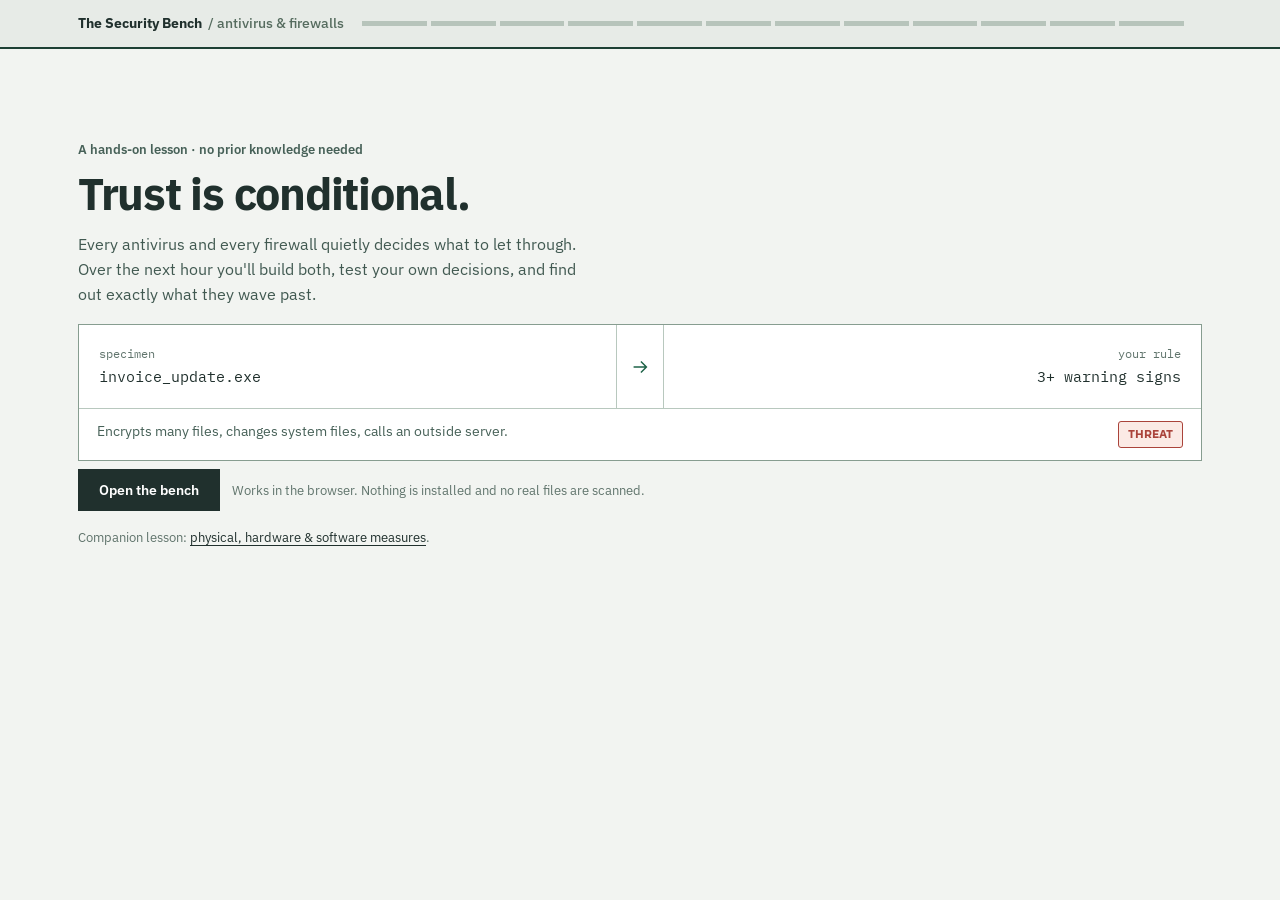
<file: index.html>
<!DOCTYPE html>
<html lang="en">
<head>
<meta charset="utf-8">
<meta name="viewport" content="width=device-width, initial-scale=1, viewport-fit=cover">
<title>The Security Bench — how antivirus and firewalls actually decide</title>
<link rel="preconnect" href="https://fonts.googleapis.com">
<link rel="preconnect" href="https://fonts.gstatic.com" crossorigin>
<link href="https://fonts.googleapis.com/css2?family=IBM+Plex+Mono:wght@400;500;600&family=IBM+Plex+Sans:wght@400;500;600;700&family=IBM+Plex+Serif:ital,wght@0,400;0,500;1,400&display=swap" rel="stylesheet">
<style>
  :root{
    color-scheme: light;
    --paper:#EFF0EA;
    --bench:#E4E6DD;
    --panel:#F6F6F1;
    --ink:#18233A;
    --ink-soft:#55606F;
    --ink-faint:#8A93A0;
    --allow:#2F6B4F;
    --allow-wash:#E2ECE4;
    --block:#9E3B2A;
    --block-wash:#F0E1DC;
    --amber:#C8891C;
    --amber-wash:#F4E9CF;
    --rule:#CDCDC0;
    --rule-firm:#B4B6A8;
    --sans:"IBM Plex Sans",system-ui,-apple-system,"Segoe UI",sans-serif;
    --serif:"IBM Plex Serif",Georgia,"Times New Roman",serif;
    --mono:"IBM Plex Mono",ui-monospace,"SFMono-Regular",Menlo,monospace;
    --maxw:960px;
  }
  *{box-sizing:border-box}
  html{-webkit-text-size-adjust:100%; padding-top:env(safe-area-inset-top,0px); padding-bottom:env(safe-area-inset-bottom,0px)}
  body{
    margin:0; background:var(--paper); color:var(--ink);
    font-family:var(--sans); font-size:17px; line-height:1.5;
    -webkit-font-smoothing:antialiased;
  }
  .wrap{max-width:var(--maxw); margin:0 auto; padding:0 24px}
  p{margin:0 0 1em}
  .lede, .teach p, .teach li{font-family:var(--serif); font-size:1.075rem; line-height:1.62; color:#20293d}
  .teach{max-width:64ch}
  .teach h3{margin:1.4em 0 .4em}
  .teach ul{margin:0 0 1em; padding-left:1.1em}
  .teach li{margin:.2em 0}
  mark{background:var(--amber-wash); color:inherit; padding:.02em .18em; border-radius:1px}
  code,.mono{font-family:var(--mono); font-size:.92em}

  /* ---------- top bar / progress spine ---------- */
  header.bar{
    position:sticky; top:0; z-index:20; background:rgba(239,240,234,.9);
    backdrop-filter:saturate(1.1) blur(6px); border-bottom:1px solid var(--rule);
    padding-top:env(safe-area-inset-top,0px);
  }
  body::before{content:""; position:fixed; inset:0 0 auto; height:env(safe-area-inset-top,0px); background:var(--paper); z-index:30}
  .bar-inner{max-width:var(--maxw); margin:0 auto; padding:10px 24px; display:flex; align-items:center; gap:18px}
  .brand{font-weight:700; letter-spacing:-.01em; font-size:.98rem; white-space:nowrap}
  .brand b{color:var(--ink)}
  .brand span{color:var(--ink-faint); font-weight:500}
  .spine{display:flex; gap:4px; flex:1; min-width:0; overflow:hidden}
  .spine .seg{flex:1; height:4px; background:var(--rule-firm); border-radius:2px; opacity:.5}
  .spine .seg.on{opacity:1; background:var(--ink)}
  .spine .seg.part-av.on{background:var(--allow)}
  .spine .seg.part-fw.on{background:var(--ink)}
  .stepno{font-family:var(--mono); font-size:.8rem; color:var(--ink-soft); white-space:nowrap}

  /* ---------- screens ---------- */
  main{padding:40px 0 120px}
  .screen{display:none; animation:fade .32s ease both}
  .screen.active{display:block}
  @keyframes fade{from{opacity:0; transform:translateY(6px)} to{opacity:1; transform:none}}
  @media (prefers-reduced-motion:reduce){.screen{animation:none} @keyframes fade{}}

  .kicker{font-family:var(--mono); font-size:.82rem; color:var(--ink-soft); margin-bottom:.5rem}
  .kicker b{color:var(--allow); font-weight:600}
  .kicker.fw b{color:var(--ink)}
  h1{font-size:clamp(2.1rem,5vw,3.2rem); line-height:1.04; letter-spacing:-.02em; font-weight:700; margin:.1em 0 .3em}
  h2{font-size:clamp(1.5rem,3.4vw,2.1rem); line-height:1.1; letter-spacing:-.015em; margin:.1em 0 .5em}
  h3{font-size:1.12rem; letter-spacing:-.01em; margin:0 0 .3em}

  /* ---------- cover ---------- */
  .cover{min-height:min(76vh,640px); display:flex; flex-direction:column; justify-content:center}
  .cover h1{max-width:16ch}
  .cover .q{color:var(--ink)}
  .cover .lede{max-width:52ch; color:var(--ink-soft); font-style:italic}
  .demo{margin:30px 0 34px; border:1px solid var(--rule-firm); background:var(--panel); border-radius:3px; overflow:hidden; max-width:560px}
  .demo-row{display:grid; grid-template-columns:1fr auto 1fr; align-items:center; gap:0}
  .demo-cell{padding:16px 18px}
  .demo-cell.spec{border-right:1px solid var(--rule)}
  .demo-cell.inst{border-left:1px solid var(--rule); text-align:right}
  .demo-gate{width:46px; display:flex; align-items:center; justify-content:center; align-self:stretch; color:var(--ink-faint)}
  .demo small{display:block; color:var(--ink-faint); font-family:var(--mono); font-size:.72rem; margin-bottom:3px}
  .demo .val{font-family:var(--mono); font-size:.95rem; color:var(--ink)}
  .demo-foot{border-top:1px solid var(--rule); padding:12px 18px; display:flex; align-items:center; justify-content:space-between; background:#fff}
  .demo-foot .lab{font-size:.85rem; color:var(--ink-soft)}

  /* ---------- buttons ---------- */
  .btn{font-family:var(--sans); font-weight:600; font-size:1rem; border:1px solid var(--ink); background:var(--ink); color:#fff;
    padding:11px 20px; border-radius:3px; cursor:pointer; transition:background .15s,transform .04s}
  .btn:hover{background:#0f1830}
  .btn:active{transform:translateY(1px)}
  .btn.ghost{background:transparent; color:var(--ink)}
  .btn.ghost:hover{background:#e3e4dc}
  .btn.small{padding:7px 13px; font-size:.9rem}
  .btn:disabled{opacity:.4; cursor:not-allowed}
  .btn:focus-visible,a:focus-visible,select:focus-visible,input:focus-visible,[tabindex]:focus-visible{outline:2.5px solid var(--amber); outline-offset:2px}
  .nav{display:flex; align-items:center; gap:12px; margin-top:40px; padding-top:22px; border-top:1px solid var(--rule)}
  .nav .spacer{flex:1}
  .link{background:none; border:none; color:var(--ink-soft); font-family:var(--sans); font-size:.92rem; cursor:pointer; text-decoration:underline; text-underline-offset:3px; padding:6px}
  .link:hover{color:var(--ink)}
  a{color:var(--ink); text-decoration:underline; text-underline-offset:3px}
  a:hover{color:var(--allow)}

  /* ---------- bench layout ---------- */
  .bench{display:grid; grid-template-columns:1fr 1fr; gap:18px; margin:22px 0; align-items:start}
  @media(max-width:760px){.bench{grid-template-columns:1fr}}
  .panel{background:var(--panel); border:1px solid var(--rule-firm); border-radius:3px}
  .panel.inset{background:var(--bench)}
  .panel-h{padding:11px 16px; border-bottom:1px solid var(--rule); font-size:.82rem; color:var(--ink-soft); display:flex; justify-content:space-between; align-items:center}
  .panel-h .tag{font-family:var(--mono); font-size:.74rem; color:var(--ink-faint)}
  .panel-b{padding:16px}

  /* ---------- specimen (file) cards ---------- */
  .spec-list{display:flex; flex-direction:column; gap:10px}
  .file{border:1px solid var(--rule); border-left:3px solid var(--rule-firm); border-radius:2px; background:#fff; padding:11px 13px}
  .file .fname{font-family:var(--mono); font-size:.9rem; font-weight:500; word-break:break-all}
  .file .props{margin-top:7px; display:flex; flex-wrap:wrap; gap:5px}
  .prop{font-size:.76rem; background:var(--bench); border:1px solid var(--rule); color:var(--ink-soft); padding:2px 7px; border-radius:10px}
  .prop.sig{font-family:var(--mono); background:#fff}
  .file .verdict-line{margin-top:9px; padding-top:9px; border-top:1px dashed var(--rule); font-size:.84rem; display:none}
  .file.scored .verdict-line{display:block}
  .file.r-tp{border-left-color:var(--allow)}
  .file.r-tn{border-left-color:var(--allow)}
  .file.r-fn{border-left-color:var(--block)}
  .file.r-fp{border-left-color:var(--amber)}
  .outcome{font-weight:600; font-family:var(--mono); font-size:.78rem; letter-spacing:.02em}
  .outcome.ok{color:var(--allow)}
  .outcome.bad{color:var(--block)}
  .outcome.warn{color:var(--amber)}
  .vreason{color:var(--ink-soft); margin-top:3px; font-family:var(--serif); font-size:.92rem}

  /* ---------- stamp ---------- */
  .stamp{display:inline-block; font-family:var(--sans); font-weight:700; font-size:.76rem; letter-spacing:.09em;
    text-transform:uppercase; padding:3px 9px; border:2px solid currentColor; border-radius:3px; transform:rotate(-1.5deg)}
  .stamp.clean,.stamp.allow{color:var(--allow)}
  .stamp.threat,.stamp.block{color:var(--block)}
  .stamp.neutral{color:var(--ink-faint)}

  /* ---------- instrument controls ---------- */
  .ctl{margin-bottom:16px}
  .ctl:last-child{margin-bottom:0}
  .ctl label.h{display:block; font-weight:600; font-size:.92rem; margin-bottom:4px}
  .ctl .hint{font-size:.84rem; color:var(--ink-soft); margin-bottom:8px; font-family:var(--serif)}
  .toggle-list{display:flex; flex-direction:column; gap:6px}
  .tog{display:flex; align-items:flex-start; gap:9px; padding:8px 10px; border:1px solid var(--rule); border-radius:2px; background:#fff; cursor:pointer}
  .tog:hover{border-color:var(--rule-firm)}
  .tog input{margin-top:3px; accent-color:var(--ink); width:16px; height:16px; flex:none}
  .tog .t-main{font-size:.9rem}
  .tog .t-sub{font-size:.78rem; color:var(--ink-faint)}
  .tog.sel{background:var(--amber-wash); border-color:var(--amber)}
  .sliderbox{display:flex; align-items:center; gap:12px}
  input[type=range]{flex:1; accent-color:var(--ink)}
  .thresh-val{font-family:var(--mono); font-weight:600; font-size:1.3rem; min-width:1.6em; text-align:center}
  .switch{display:inline-flex; align-items:center; gap:8px; cursor:pointer; font-size:.9rem}
  .switch input{width:16px;height:16px; accent-color:var(--ink)}

  /* ---------- metrics readout ---------- */
  .readout{display:grid; grid-template-columns:repeat(4,1fr); gap:1px; background:var(--rule); border:1px solid var(--rule-firm); border-radius:3px; overflow:hidden; margin:18px 0}
  @media(max-width:620px){.readout{grid-template-columns:repeat(2,1fr)}}
  .metric{background:var(--panel); padding:13px 14px}
  .metric .n{font-family:var(--mono); font-size:1.5rem; font-weight:600; line-height:1}
  .metric .l{font-size:.76rem; color:var(--ink-soft); margin-top:5px}
  .metric.good .n{color:var(--allow)}
  .metric.bad .n{color:var(--block)}

  /* ---------- quiz check ---------- */
  .check{border:1px solid var(--rule-firm); border-radius:3px; background:var(--panel); padding:16px 18px; margin:22px 0; max-width:64ch}
  .check .cq{font-weight:600; margin-bottom:11px}
  .opt{display:block; width:100%; text-align:left; border:1px solid var(--rule); background:#fff; border-radius:2px; padding:10px 13px;
    margin-bottom:8px; cursor:pointer; font-family:var(--sans); font-size:.95rem; color:var(--ink); transition:border-color .12s}
  .opt:hover{border-color:var(--rule-firm)}
  .opt.correct{border-color:var(--allow); background:var(--allow-wash)}
  .opt.wrong{border-color:var(--block); background:var(--block-wash)}
  .opt:disabled{cursor:default}
  .cfx{font-size:.9rem; font-family:var(--serif); margin-top:6px; display:none}
  .cfx.show{display:block}
  .cfx.ok{color:var(--allow)}
  .cfx.no{color:var(--block)}

  /* ---------- firewall workbench ---------- */
  .fieldcards{display:grid; grid-template-columns:repeat(2,1fr); gap:12px; margin:18px 0}
  @media(max-width:620px){.fieldcards{grid-template-columns:1fr}}
  .fcard{border:1px solid var(--rule-firm); border-radius:3px; background:var(--panel); padding:14px; cursor:pointer}
  .fcard:hover{background:#fff}
  .fcard .port{font-family:var(--mono); font-size:1.15rem; font-weight:600}
  .fcard .svc{font-weight:600; margin:2px 0}
  .fcard .desc{font-size:.84rem; color:var(--ink-soft); font-family:var(--serif); display:none}
  .fcard.open .desc{display:block; margin-top:6px}

  .rulebuilder{display:flex; gap:8px; flex-wrap:wrap; align-items:center; margin-bottom:12px}
  select{font-family:var(--sans); font-size:.9rem; padding:8px 10px; border:1px solid var(--rule-firm); border-radius:2px; background:#fff; color:var(--ink)}
  .rules{border:1px solid var(--rule-firm); border-radius:3px; overflow:hidden; margin:10px 0}
  .rrow{display:grid; grid-template-columns:28px 1fr auto; gap:0; align-items:center; border-bottom:1px solid var(--rule); background:#fff}
  .rrow:last-child{border-bottom:none}
  .rrow .ri{font-family:var(--mono); font-size:.8rem; color:var(--ink-faint); text-align:center; padding:10px 0; background:var(--bench); align-self:stretch; display:flex; align-items:center; justify-content:center}
  .rrow .rtxt{padding:9px 12px; font-size:.88rem}
  .rrow .rtxt .mono{color:var(--ink-soft)}
  .rrow .ract{padding:0 10px; display:flex; gap:4px}
  .rrow.deny .rtag{color:var(--block)}
  .rrow.allow .rtag{color:var(--allow)}
  .rtag{font-family:var(--mono); font-size:.75rem; font-weight:600}
  .default-rule{background:var(--bench); color:var(--ink-soft); font-size:.84rem; padding:9px 12px; font-style:italic; font-family:var(--serif)}
  .iconbtn{border:1px solid var(--rule); background:#fff; border-radius:2px; width:26px; height:26px; cursor:pointer; color:var(--ink-soft); font-size:.9rem; line-height:1; padding:0}
  .iconbtn:hover{border-color:var(--rule-firm); color:var(--ink)}

  .traffic{display:flex; flex-direction:column; gap:8px; margin-top:6px}
  .pkt{border:1px solid var(--rule); border-left:3px solid var(--rule-firm); border-radius:2px; background:#fff; padding:10px 12px; font-size:.88rem}
  .pkt .pwhat{font-weight:500}
  .pkt .pmeta{font-family:var(--mono); font-size:.78rem; color:var(--ink-soft); margin-top:2px}
  .pkt .pres{margin-top:7px; padding-top:7px; border-top:1px dashed var(--rule); font-size:.82rem; display:none}
  .pkt.scored .pres{display:block}
  .pkt.p-ok{border-left-color:var(--allow)}
  .pkt.p-bad{border-left-color:var(--block)}
  .pkt.p-note{border-left-color:var(--amber)}

  /* ---------- callout ---------- */
  .callout{border-left:3px solid var(--amber); background:var(--amber-wash); padding:13px 16px; border-radius:0 3px 3px 0; margin:20px 0; max-width:64ch}
  .callout .ch{font-weight:600; font-size:.88rem; margin-bottom:3px}
  .callout p{margin:0; font-family:var(--serif); font-size:.95rem; color:#3a3326}
  .note{font-size:.84rem; color:var(--ink-faint); font-family:var(--serif); font-style:italic}

  /* ---------- evaluation ---------- */
  .evalgrid{display:grid; grid-template-columns:1fr 1fr; gap:18px; margin:22px 0}
  @media(max-width:700px){.evalgrid{grid-template-columns:1fr}}
  table.sum{width:100%; border-collapse:collapse; font-size:.9rem; margin:8px 0}
  table.sum th,table.sum td{text-align:left; padding:8px 10px; border-bottom:1px solid var(--rule)}
  table.sum th{font-size:.76rem; color:var(--ink-soft); font-weight:600}
  table.sum td.v{font-family:var(--mono)}
  .examq{border:1px solid var(--ink); border-radius:3px; padding:18px 20px; margin:22px 0; background:var(--panel)}
  .examq .marks{font-family:var(--mono); font-size:.8rem; color:var(--block); float:right}
  .examq h3{margin-bottom:8px}
  .examq .qtext{font-family:var(--serif); font-size:1.08rem; line-height:1.55}
  .scaffold{font-size:.9rem; color:var(--ink-soft)}
  .scaffold li{margin:.3em 0}
  textarea.copybox{width:100%; min-height:150px; font-family:var(--mono); font-size:.8rem; border:1px solid var(--rule-firm); border-radius:3px; padding:12px; background:#fff; color:var(--ink); resize:vertical; line-height:1.5}

  .pill{display:inline-block; font-size:.74rem; font-family:var(--mono); color:var(--ink-soft); border:1px solid var(--rule-firm); border-radius:10px; padding:1px 8px; margin-left:8px; vertical-align:middle}
  .toasthint{font-size:.85rem; color:var(--ink-faint); margin-top:10px; font-family:var(--serif); font-style:italic; min-height:1.2em}
  .teachinghead{display:flex; align-items:baseline; gap:12px; flex-wrap:wrap}
  hr.soft{border:none; border-top:1px solid var(--rule); margin:26px 0}
  .legend{display:flex; gap:16px; flex-wrap:wrap; font-size:.78rem; color:var(--ink-soft); margin-top:10px}
  .legend b{font-weight:600}
  .swatch{display:inline-block; width:10px; height:10px; border-radius:2px; vertical-align:middle; margin-right:4px}

  /* ---------- custom diagrams ---------- */
  .diagram{width:100%; height:auto; display:block; margin:8px 0 4px; max-width:640px}
  .dgm-box{fill:#fff; stroke:var(--rule-firm); stroke-width:1.5}
  .dgm-gate{fill:var(--bench); stroke:var(--ink); stroke-width:1.5}
  .dgm-brick{stroke:var(--rule-firm); stroke-width:1}
  .dgm-cap{font-family:var(--mono); font-size:11px; fill:var(--ink-soft)}
  .dgm-mini{font-family:var(--mono); font-size:11px; fill:var(--ink-soft)}
  .dgm-allow{stroke:var(--allow); stroke-width:2.5; fill:none}
  .dgm-allow-fill{fill:var(--allow)}
  .dgm-allowt{fill:var(--allow); font-family:var(--mono); font-size:11px}
  .dgm-block{stroke:var(--block); stroke-width:2.5; fill:none}
  .dgm-blockt{fill:var(--block); font-family:var(--mono); font-size:11px}
  .dgm-fold{fill:var(--bench); stroke:var(--rule-firm); stroke-width:1}
  .dgm-arrow{stroke:var(--ink-soft); stroke-width:1.5}
  .dgm-inkfill{fill:var(--ink-soft)}
  .dgm-ring{stroke:var(--ink); stroke-width:2; fill:none}
  .dgm-stamp-ok{fill:none; stroke:var(--allow); stroke-width:2}
  .dgm-oktext{fill:var(--allow); font-family:var(--sans); font-weight:700; font-size:12px; letter-spacing:.06em}
  .dgm-stamp-no{fill:none; stroke:var(--block); stroke-width:2}
  .dgm-notext{fill:var(--block); font-family:var(--sans); font-weight:700; font-size:12px; letter-spacing:.06em}

  @media print{
    header.bar{display:none}
    .nav{display:none}
    body{background:#fff}
    .screen{animation:none}
    textarea.copybox{min-height:auto; border-color:var(--rule)}
  }
</style>
<link rel="stylesheet" href="assets/rework.css">
</head>
<body>

<header class="bar">
  <div class="bar-inner">
    <div class="brand"><b>The Security Bench</b> <span>&nbsp;/&nbsp;antivirus &amp; firewalls</span></div>
    <div class="spine" id="spine" aria-hidden="true"></div>
    <div class="stepno" id="stepno"></div>
  </div>
</header>

<main>
<div class="wrap">

<!-- ======================= COVER ======================= -->
<section class="screen active cover" data-screen="cover" data-part="intro">
  <div class="kicker">A hands-on lesson &middot; no prior knowledge needed</div>
  <h1><span class="q">Trust is conditional.</span></h1>
  <p class="lede">Every antivirus and every firewall quietly decides what to let through. Over the next hour you'll build both, test your own decisions, and find out exactly what they wave past.</p>

  <div class="demo" aria-hidden="true">
    <div class="demo-row">
      <div class="demo-cell spec">
        <small>specimen</small>
        <div class="val">invoice_update.exe</div>
      </div>
      <div class="demo-gate">
        <svg width="22" height="22" viewBox="0 0 24 24" fill="none" stroke="currentColor" stroke-width="1.6"><path d="M5 12h14M13 6l6 6-6 6"/></svg>
      </div>
      <div class="demo-cell inst">
        <small>your rule</small>
        <div class="val">3+ warning signs</div>
      </div>
    </div>
    <div class="demo-foot">
      <span class="lab">Encrypts many files, changes system files, calls an outside server.</span>
      <span class="stamp threat">Threat</span>
    </div>
  </div>

  <div class="nav" style="border-top:none; padding-top:0; margin-top:8px">
    <button class="btn" onclick="go(1)">Open the bench</button>
    <span class="note">Works in the browser. Nothing is installed and no real files are scanned.</span>
  </div>
  <p class="note" style="margin-top:16px">Companion lesson: <a href="measures.html">physical, hardware &amp; software measures</a>.</p>
</section>

<!-- ======================= ORIENTATION ======================= -->
<section class="screen" data-screen="orient" data-part="intro">
  <div class="kicker">Before you build &middot; two different jobs</div>
  <h2>A firewall and an antivirus are not the same tool</h2>
  <div class="teach">
    <p>People lump them together as "security software," but they watch for completely different things, and neither can do the other's job.</p>
  </div>

  <div class="bench">
    <div class="panel">
      <div class="panel-h">Antivirus <span class="tag">examines files</span></div>
      <div class="panel-b teach">
        <p style="margin-bottom:0">Antivirus software scans files and can monitor device activity, including downloads, processes and suspicious changes. Detection can produce missed threats and false alarms. Its question is: <em>"is this thing dangerous?"</em></p>
      </div>
    </div>
    <div class="panel">
      <div class="panel-h">Firewall <span class="tag">examines traffic</span></div>
      <div class="panel-b teach">
        <p style="margin-bottom:0">Firewalls can run on devices or at network boundaries. In this lab, yours judges network metadata; some real firewalls can also inspect application traffic. Its question is: <em>"should this connection be allowed through?"</em></p>
      </div>
    </div>
  </div>

  <div class="check" id="chk-orient">
    <div class="cq">A member of staff downloads a file that turns out to be malware. Which tool is designed to catch the file itself?</div>
    <button class="opt" data-ok="1">The antivirus — it inspects files on the computer.</button>
    <button class="opt">The firewall — it blocks all dangerous files.</button>
    <button class="opt">Both do exactly the same checking.</button>
    <div class="cfx"></div>
  </div>

  <div class="nav">
    <button class="link" onclick="go(0)">Back</button>
    <div class="spacer"></div>
    <button class="btn" onclick="go(2)">Start the antivirus lab</button>
  </div>
</section>

<!-- ======================= AV 1: SIGNATURES ======================= -->
<section class="screen" data-screen="av1" data-part="av">
  <div class="kicker"><b>Antivirus lab</b> &middot; stage 1 of 5</div>
  <h2>Catching malware by its fingerprint</h2>
  <div class="teach">
    <p>Some known malware can be recognised with a <strong>signature</strong> — think of it as a fingerprint taken from the file's contents. An antivirus keeps a list of these fingerprints. When it scans a file, it checks: <em>does this file's fingerprint match anything on the wanted list?</em></p>
    <p>Below is your detector. Right now it only knows how to do one thing: match fingerprints against its small database. Scan the files and see what it catches.</p>
  </div>

  <svg class="diagram" viewBox="0 0 680 140" role="img" aria-label="Each file passes through your detector, which stamps it either clean or threat and explains why.">
    <path class="dgm-box" d="M44 34 h46 l20 20 v54 h-66 z"/>
    <path class="dgm-fold" d="M90 34 v20 h20 z"/>
    <line class="dgm-brick" x1="56" y1="70" x2="98" y2="70"/>
    <line class="dgm-brick" x1="56" y1="82" x2="98" y2="82"/>
    <line class="dgm-brick" x1="56" y1="94" x2="86" y2="94"/>
    <text class="dgm-cap" x="77" y="128" text-anchor="middle">a file</text>
    <line class="dgm-arrow" x1="126" y1="80" x2="236" y2="80"/>
    <polygon class="dgm-inkfill" points="236,80 224,74 224,86"/>
    <rect class="dgm-box" x="250" y="46" width="170" height="68" rx="3"/>
    <circle class="dgm-ring" cx="310" cy="80" r="18"/>
    <line class="dgm-ring" x1="324" y1="94" x2="342" y2="112"/>
    <text class="dgm-mini" x="356" y="76">rules</text>
    <text class="dgm-mini" x="356" y="92">+ signs</text>
    <text class="dgm-cap" x="335" y="128" text-anchor="middle">your detector</text>
    <line class="dgm-arrow" x1="436" y1="80" x2="520" y2="80"/>
    <polygon class="dgm-inkfill" points="520,80 508,74 508,86"/>
    <rect class="dgm-stamp-ok" x="540" y="52" width="104" height="26" rx="3"/>
    <text class="dgm-oktext" x="592" y="70" text-anchor="middle">CLEAN</text>
    <rect class="dgm-stamp-no" x="540" y="86" width="104" height="26" rx="3"/>
    <text class="dgm-notext" x="592" y="104" text-anchor="middle">THREAT</text>
    <text class="dgm-cap" x="592" y="128" text-anchor="middle">verdict + reason</text>
  </svg>

  <div class="panel inset" style="margin:14px 0">
    <div class="panel-h">Known-malware fingerprints <span class="tag">signature database</span></div>
    <div class="panel-b">
      <div class="props" id="sigdb"></div>
    </div>
  </div>

  <div class="panel">
    <div class="panel-h">Files waiting to be scanned <span class="tag" id="av1-tag">6 files</span></div>
    <div class="panel-b">
      <div class="spec-list" id="av1-files"></div>
      <div style="margin-top:14px; display:flex; gap:10px; align-items:center">
        <button class="btn" id="av1-scan">Scan these files</button>
        <span class="toasthint" id="av1-hint"></span>
      </div>
    </div>
  </div>

  <div class="callout" id="av1-after" style="display:none">
    <div class="ch">What just happened</div>
    <p>Matching known signatures can be fast and effective, but even signature-based products are not immune to errors. But look at <code>invoice_update.exe</code> — clearly doing damage, yet it sailed through. Its fingerprint simply wasn't on the list. That's the weakness we'll attack next.</p>
  </div>

  <div class="nav">
    <button class="link" onclick="go(1)">Back</button>
    <div class="spacer"></div>
    <button class="btn" id="av1-next" disabled onclick="go(3)">Next: what attackers do about this</button>
  </div>
</section>

<!-- ======================= AV 2: VARIANTS ======================= -->
<section class="screen" data-screen="av2" data-part="av">
  <div class="kicker"><b>Antivirus lab</b> &middot; stage 2 of 5</div>
  <h2>Change one byte, change the fingerprint</h2>
  <div class="teach">
    <p>Attackers know their malware is on the wanted list, so they make a tiny change to the file. It behaves <em>exactly</em> the same, but the fingerprint is now different — and a different fingerprint doesn't match. These near-identical copies are called <strong>variants</strong>.</p>
    <p>Here are three files. Two are brand-new variants of malware you caught a moment ago. Run the same fingerprint scanner again.</p>
  </div>

  <div class="panel">
    <div class="panel-h">A fresh batch <span class="tag">same detector, new files</span></div>
    <div class="panel-b">
      <div class="spec-list" id="av2-files"></div>
      <div style="margin-top:14px; display:flex; gap:10px; align-items:center">
        <button class="btn" id="av2-scan">Scan with fingerprints</button>
        <span class="toasthint" id="av2-hint"></span>
      </div>
    </div>
  </div>

  <div class="callout" id="av2-after" style="display:none">
    <div class="ch">Why this matters</div>
    <p>Fingerprint matching can only catch what it has already seen. Against a changed copy it is helpless — and attackers can generate thousands of variants automatically. To catch these, your detector has to stop asking "have I seen this exact file?" and start asking "is this file <em>behaving</em> like malware?"</p>
  </div>

  <div class="nav">
    <button class="link" onclick="go(2)">Back</button>
    <div class="spacer"></div>
    <button class="btn" id="av2-next" disabled onclick="go(4)">Next: teach it to watch behaviour</button>
  </div>
</section>

<!-- ======================= AV 3: HEURISTICS ======================= -->
<section class="screen" data-screen="av3" data-part="av">
  <div class="kicker"><b>Antivirus lab</b> &middot; stage 3 of 5</div>
  <h2>Judging a file by what it does</h2>
  <div class="teach">
    <p>Instead of matching exact files, a modern antivirus watches for <strong>suspicious behaviour</strong>. On their own, each of these actions can be innocent — but the more of them a single file does, the more suspicious it looks. This is called <strong>heuristic</strong> detection: a rule of thumb rather than a certain match.</p>
    <p>You decide the policy. Tick which behaviours you think are warning signs, then set how many a file must show before you flag it.</p>
  </div>

  <div class="bench">
    <div class="panel">
      <div class="panel-h">Your detection policy <span class="tag">the instrument</span></div>
      <div class="panel-b">
        <div class="ctl">
          <label class="h">Which actions count as a warning sign?</label>
          <div class="hint">Tick every behaviour you want your detector to watch for.</div>
          <div class="toggle-list" id="behav-list"></div>
        </div>
        <div class="ctl">
          <label class="h">How many warning signs before you flag a file?</label>
          <div class="hint">A low number is suspicious of everything; a high number lets more slip past.</div>
          <div class="sliderbox">
            <input type="range" id="thresh" min="1" max="4" value="2" aria-label="warning-sign threshold">
            <span class="thresh-val" id="thresh-val">2</span>
          </div>
        </div>
        <label class="switch"><input type="checkbox" id="use-sig" checked> Also keep using the fingerprint database</label>
      </div>
    </div>
    <div class="panel">
      <div class="panel-h">Files to judge <span class="tag">the specimens</span></div>
      <div class="panel-b">
        <div class="spec-list" id="av3-files"></div>
        <div style="margin-top:14px; display:flex; gap:10px; align-items:center">
          <button class="btn" id="av3-scan">Run my detector</button>
          <span class="toasthint" id="av3-hint"></span>
        </div>
      </div>
    </div>
  </div>

  <div class="readout" id="av3-read" style="display:none">
    <div class="metric good"><div class="n" id="av3-tp">0</div><div class="l">Malware caught</div></div>
    <div class="metric bad"><div class="n" id="av3-fn">0</div><div class="l">Malware missed</div></div>
    <div class="metric"><div class="n" id="av3-tn">0</div><div class="l">Safe files allowed</div></div>
    <div class="metric bad"><div class="n" id="av3-fp">0</div><div class="l">False alarms</div></div>
  </div>

  <div class="nav">
    <button class="link" onclick="go(3)">Back</button>
    <div class="spacer"></div>
    <button class="btn" id="av3-next" disabled onclick="go(5)">Next: the false-alarm problem</button>
  </div>
</section>

<!-- ======================= AV 4: FALSE POSITIVES ======================= -->
<section class="screen" data-screen="av4" data-part="av">
  <div class="kicker"><b>Antivirus lab</b> &middot; stage 4 of 5</div>
  <h2>When honest software looks guilty</h2>
  <div class="teach">
    <p>Here's the catch nobody expects. A legitimate <strong>backup tool</strong> also encrypts many documents. A genuine <strong>installer</strong> also changes system files. A <strong>cloud sync</strong> app also sends data to an outside server. Your heuristics can't tell intent — they only see behaviour.</p>
    <p>When your detector blocks an innocent file, that's a <strong>false alarm</strong> (a false positive). Too many of these and staff can't do their jobs, so they start switching the antivirus off — which is worse than having none. Re-tune your policy with real software in the mix.</p>
  </div>

  <div class="bench">
    <div class="panel">
      <div class="panel-h">Your detection policy <span class="tag">adjust and re-run</span></div>
      <div class="panel-b">
        <div class="ctl">
          <label class="h">Warning signs you watch for</label>
          <div class="toggle-list" id="behav-list-2"></div>
        </div>
        <div class="ctl">
          <label class="h">Threshold to flag</label>
          <div class="sliderbox">
            <input type="range" id="thresh2" min="1" max="4" value="2" aria-label="warning-sign threshold">
            <span class="thresh-val" id="thresh-val2">2</span>
          </div>
        </div>
        <label class="switch"><input type="checkbox" id="use-sig2" checked> Keep using the fingerprint database</label>
      </div>
    </div>
    <div class="panel">
      <div class="panel-h">Mixed files <span class="tag">malware + real software</span></div>
      <div class="panel-b">
        <div class="spec-list" id="av4-files"></div>
        <div style="margin-top:14px; display:flex; gap:10px; align-items:center">
          <button class="btn" id="av4-scan">Run my detector</button>
          <span class="toasthint" id="av4-hint"></span>
        </div>
      </div>
    </div>
  </div>

  <div class="readout" id="av4-read" style="display:none">
    <div class="metric good"><div class="n" id="av4-tp">0</div><div class="l">Malware caught</div></div>
    <div class="metric bad"><div class="n" id="av4-fn">0</div><div class="l">Malware missed</div></div>
    <div class="metric"><div class="n" id="av4-tn">0</div><div class="l">Safe files allowed</div></div>
    <div class="metric bad"><div class="n" id="av4-fp">0</div><div class="l">False alarms</div></div>
  </div>
  <div class="callout" id="av4-after" style="display:none">
    <div class="ch">The trade-off you just felt</div>
    <p id="av4-after-txt"></p>
  </div>

  <div class="nav">
    <button class="link" onclick="go(4)">Back</button>
    <div class="spacer"></div>
    <button class="btn" id="av4-next" disabled onclick="go(6)">Final test: files you've never seen</button>
  </div>
</section>

<!-- ======================= AV 5: UNSEEN TEST ======================= -->
<section class="screen" data-screen="av5" data-part="av">
  <div class="kicker"><b>Antivirus lab</b> &middot; stage 5 of 5</div>
  <h2>The real test: can it handle the unknown?</h2>
  <div class="teach">
    <p>Catching files you've already studied proves nothing — you could just memorise the answers. A detector only earns trust when it faces files it has never encountered. Your current policy is locked in. Run it against six completely new files and see how it does.</p>
  </div>

  <div class="panel inset" style="margin-bottom:14px">
    <div class="panel-h">Policy under test <span class="tag">from stage 4</span></div>
    <div class="panel-b" id="av5-policy" style="font-size:.88rem; color:var(--ink-soft)"></div>
  </div>

  <div class="panel">
    <div class="panel-h">Unseen files <span class="tag">6 new specimens</span></div>
    <div class="panel-b">
      <div class="spec-list" id="av5-files"></div>
      <div style="margin-top:14px"><button class="btn" id="av5-scan">Run the unseen test</button></div>
    </div>
  </div>

  <div class="readout" id="av5-read" style="display:none">
    <div class="metric good"><div class="n" id="av5-tp">0</div><div class="l">Malware caught</div></div>
    <div class="metric bad"><div class="n" id="av5-fn">0</div><div class="l">Malware missed</div></div>
    <div class="metric"><div class="n" id="av5-tn">0</div><div class="l">Safe files allowed</div></div>
    <div class="metric bad"><div class="n" id="av5-fp">0</div><div class="l">False alarms</div></div>
  </div>
  <div id="av5-verdict" style="display:none" class="teach"></div>

  <div class="nav">
    <button class="link" onclick="go(5)">Back</button>
    <div class="spacer"></div>
    <button class="btn" id="av5-next" disabled onclick="go(7)">Move to the firewall lab</button>
  </div>
</section>

<!-- ======================= FW 1: WHAT IS A FIREWALL ======================= -->
<section class="screen" data-screen="fw1" data-part="fw">
  <div class="kicker fw"><b>Firewall lab</b> &middot; stage 1 of 5</div>
  <h2>The gate at the edge of the network</h2>
  <div class="teach">
    <p>Every time a computer talks to the internet — loading a website, sending an email, syncing a file — a <strong>connection</strong> is made. A firewall is the gate every connection has to pass through. For each one it makes a single yes-or-no decision: <strong>allow</strong> it, or <strong>block</strong> it.</p>
    <p>It doesn't open files or remove viruses. It only controls which connections are permitted. The skill is deciding what to let through without accidentally blocking the things the business needs.</p>
  </div>

  <svg class="diagram" viewBox="0 0 680 184" role="img" aria-label="A firewall sits between the staff computers and the internet. Outbound connections from staff pass through; inbound connections from outsiders are stopped at the firewall unless a rule allows them.">
    <text class="dgm-cap" x="92" y="22" text-anchor="middle">staff computers</text>
    <text class="dgm-cap" x="340" y="22" text-anchor="middle">firewall</text>
    <text class="dgm-cap" x="588" y="22" text-anchor="middle">the internet</text>
    <rect class="dgm-box" x="26" y="52" width="132" height="72" rx="3"/>
    <rect class="dgm-box" x="46" y="68" width="40" height="30" rx="1"/>
    <rect class="dgm-box" x="98" y="80" width="40" height="30" rx="1"/>
    <rect class="dgm-box" x="522" y="52" width="132" height="72" rx="3"/>
    <text class="dgm-cap" x="588" y="86" text-anchor="middle">websites,</text>
    <text class="dgm-cap" x="588" y="104" text-anchor="middle">&amp; attackers</text>
    <rect class="dgm-gate" x="320" y="38" width="40" height="110" rx="2"/>
    <line class="dgm-brick" x1="320" y1="74" x2="360" y2="74"/>
    <line class="dgm-brick" x1="320" y1="112" x2="360" y2="112"/>
    <line class="dgm-brick" x1="340" y1="38" x2="340" y2="148"/>
    <line class="dgm-allow" x1="162" y1="74" x2="512" y2="74"/>
    <polygon class="dgm-allow-fill" points="514,74 502,68 502,80"/>
    <text class="dgm-allowt" x="196" y="66">outbound &mdash; usually fine</text>
    <line class="dgm-block" x1="512" y1="112" x2="374" y2="112"/>
    <line class="dgm-block" x1="370" y1="105" x2="356" y2="119"/>
    <line class="dgm-block" x1="356" y1="105" x2="370" y2="119"/>
    <text class="dgm-blockt" x="408" y="104">inbound &mdash; stopped here</text>
  </svg>

  <div class="check" id="chk-fw1">
    <div class="cq">What does a firewall actually decide?</div>
    <button class="opt" data-ok="1">Whether each network connection is allowed through or blocked.</button>
    <button class="opt">Which files on the hard drive contain viruses.</button>
    <button class="opt">How to encrypt the documents on a computer.</button>
    <div class="cfx"></div>
  </div>

  <div class="nav">
    <button class="link" onclick="go(6)">Back</button>
    <div class="spacer"></div>
    <button class="btn" onclick="go(8)">Next: what a firewall can see</button>
  </div>
</section>

<!-- ======================= FW 2: FIELDS ======================= -->
<section class="screen" data-screen="fw2" data-part="fw">
  <div class="kicker fw"><b>Firewall lab</b> &middot; stage 2 of 5</div>
  <h2>What the gate can actually see</h2>
  <div class="teach">
    <p>This teaching firewall looks only at connection information, not the contents of messages. Real firewalls vary: some also inspect application data and connection state. Three of them do most of the work:</p>
    <h3>The port — which service is this?</h3>
    <p>Every type of internet service has a numbered <strong>port</strong>, like a numbered door into the building. The number tells the firewall what <em>kind</em> of connection it is. Tap each one to see what it's for.</p>
  </div>

  <div class="fieldcards" id="portcards"></div>

  <div class="teach">
    <h3>The direction — who started it?</h3>
    <p><strong>Outbound</strong> means someone inside the company reached out (staff loading a website). <strong>Inbound</strong> means someone outside is trying to reach in. Unexpected inbound connections are the ones to be nervous about.</p>
    <h3>The protocol — TCP or UDP?</h3>
    <p>Just two delivery methods. <strong>TCP</strong> is used for most things where every bit must arrive (web, email). <strong>UDP</strong> is a lighter, faster method used for quick lookups. You rarely need more than the name.</p>
  </div>

  <div class="check" id="chk-fw2">
    <div class="cq">A connection is heading <em>out</em> to port <code>443</code>. What is most likely happening?</div>
    <button class="opt" data-ok="1">A member of staff is loading a secure website.</button>
    <button class="opt">Someone outside is attacking the server.</button>
    <button class="opt">A file is being deleted from the hard drive.</button>
    <div class="cfx"></div>
  </div>

  <div class="nav">
    <button class="link" onclick="go(7)">Back</button>
    <div class="spacer"></div>
    <button class="btn" onclick="go(9)">Next: write your first rules</button>
  </div>
</section>

<!-- ======================= FW 3: BUILD RULES ======================= -->
<section class="screen" data-screen="fw3" data-part="fw">
  <div class="kicker fw"><b>Firewall lab</b> &middot; stage 3 of 5</div>
  <h2>Write the rules, then watch the traffic</h2>
  <div class="teach">
    <p>A firewall is just an ordered list of <strong>rules</strong>. Each rule says: <em>for this kind of connection, allow or block</em>. The crucial part is the order — the firewall reads top to bottom and <strong>stops at the first rule that matches</strong>. Anything no rule matches is blocked by default.</p>
    <p>Your task: let the business work (staff need web, email and address lookups) while keeping intruders out. Add rules in plain language — you'll see the real firewall version appear in the list.</p>
  </div>

  <div class="bench">
    <div class="panel">
      <div class="panel-h">Rule builder <span class="tag">add to the list</span></div>
      <div class="panel-b">
        <div class="rulebuilder">
          <select id="rb-action">
            <option value="allow">Allow</option>
            <option value="deny">Block</option>
          </select>
          <select id="rb-service"></select>
          <button class="btn small" id="rb-add">Add rule</button>
        </div>
        <div class="note">Rules are checked from the top down. Drag isn't needed — use the arrows to reorder.</div>
        <div class="rules" id="fw3-rules"></div>
        <div style="display:flex; gap:18px; align-items:center; flex-wrap:wrap">
          <button class="link" id="fw3-reset">Clear all rules</button>
          <button class="link" id="fw3-how">Show me how</button>
        </div>
        <div id="fw3-worked" class="callout" style="display:none; margin-top:14px">
          <div class="ch">A worked example</div>
          <p>Staff need three things going <em>out</em>: secure web (443), address lookups (53) and email (25). Add an <b>allow</b> rule for each. You don't need any rule for the inbound attacks — anything you haven't allowed is blocked by default, so remote logins from outside are already stopped. Keep the list short and open only what's genuinely needed.</p>
          <button class="btn small" id="fw3-loadeg" style="margin-top:8px">Load this example</button>
        </div>
      </div>
    </div>
    <div class="panel">
      <div class="panel-h">Live traffic <span class="tag">run it through</span></div>
      <div class="panel-b">
        <p class="note" style="margin-top:0">Six real connections are waiting. Run them through your rule list and see what each one hits.</p>
        <div class="traffic" id="fw3-traffic"></div>
        <div style="margin-top:14px; display:flex; gap:10px; align-items:center">
          <button class="btn" id="fw3-run">Run the traffic</button>
          <span class="toasthint" id="fw3-hint"></span>
        </div>
      </div>
    </div>
  </div>

  <div class="readout" id="fw3-read" style="display:none">
    <div class="metric good"><div class="n" id="fw3-work">0</div><div class="l">Business services working</div></div>
    <div class="metric bad"><div class="n" id="fw3-disr">0</div><div class="l">Staff wrongly blocked</div></div>
    <div class="metric good"><div class="n" id="fw3-stop">0</div><div class="l">Attacks blocked</div></div>
    <div class="metric bad"><div class="n" id="fw3-breach">0</div><div class="l">Attacks let through</div></div>
  </div>

  <div class="nav">
    <button class="link" onclick="go(8)">Back</button>
    <div class="spacer"></div>
    <button class="btn" id="fw3-next" disabled onclick="go(10)">Next: a network that's broken</button>
  </div>
</section>

<!-- ======================= FW 4: TROUBLESHOOT ======================= -->
<section class="screen" data-screen="fw4" data-part="fw">
  <div class="kicker fw"><b>Firewall lab</b> &middot; stage 4 of 5</div>
  <h2>Nobody can send email. Fix it.</h2>
  <div class="teach">
    <p>A colleague set up this firewall and now staff are complaining: <strong>all staff outbound services are blocked</strong>. Nothing here is "broken" in the usual sense — every rule works exactly as written. The problem is the order.</p>
    <p>Run the traffic to see the damage, then fix the list. Remember the golden rule: the firewall stops at the <em>first</em> rule that matches.</p>
  </div>

  <div class="bench">
    <div class="panel">
      <div class="panel-h">The inherited rules <span class="tag">something's off</span></div>
      <div class="panel-b">
        <div class="rulebuilder">
          <select id="rb4-action">
            <option value="allow">Allow</option>
            <option value="deny">Block</option>
          </select>
          <select id="rb4-service"></select>
          <button class="btn small" id="rb4-add">Add rule</button>
        </div>
        <div class="rules" id="fw4-rules"></div>
        <button class="link" id="fw4-reset">Reset to the broken version</button>
      </div>
    </div>
    <div class="panel">
      <div class="panel-h">Traffic <span class="tag">the complaints</span></div>
      <div class="panel-b">
        <div class="traffic" id="fw4-traffic"></div>
        <div style="margin-top:14px; display:flex; gap:10px; align-items:center">
          <button class="btn" id="fw4-run">Run the traffic</button>
          <span class="toasthint" id="fw4-hint"></span>
        </div>
      </div>
    </div>
  </div>

  <div class="callout" id="fw4-after" style="display:none">
    <div class="ch">Fixed</div>
    <p>A single rule that blocks too much, placed too high, can quietly take out services you meant to allow. "Block everything" is easy; the real work is being <em>precise</em> about what to block and where to put it.</p>
  </div>

  <div class="nav">
    <button class="link" onclick="go(9)">Back</button>
    <div class="spacer"></div>
    <button class="btn" id="fw4-next" disabled onclick="go(11)">Final test: new traffic</button>
  </div>
</section>

<!-- ======================= FW 5: UNSEEN ======================= -->
<section class="screen" data-screen="fw5" data-part="fw">
  <div class="kicker fw"><b>Firewall lab</b> &middot; stage 5 of 5</div>
  <h2>New traffic your rules have never met</h2>
  <div class="teach">
    <p>Same idea as the antivirus test. We'll take the rule list you built in stage 3 and send a fresh set of connections through it — ones you didn't design for. A good configuration keeps the business running and still turns intruders away, even on traffic it has never seen.</p>
  </div>

  <div class="panel inset" style="margin-bottom:14px">
    <div class="panel-h">Your rule list <span class="tag">carried over</span></div>
    <div class="panel-b"><div class="rules" id="fw5-rules"></div></div>
  </div>

  <div class="panel">
    <div class="panel-h">Unseen traffic <span class="tag">6 new connections</span></div>
    <div class="panel-b">
      <div class="traffic" id="fw5-traffic"></div>
      <div style="margin-top:14px"><button class="btn" id="fw5-run">Run the unseen test</button></div>
    </div>
  </div>

  <div class="readout" id="fw5-read" style="display:none">
    <div class="metric good"><div class="n" id="fw5-work">0</div><div class="l">Business services working</div></div>
    <div class="metric bad"><div class="n" id="fw5-disr">0</div><div class="l">Staff wrongly blocked</div></div>
    <div class="metric good"><div class="n" id="fw5-stop">0</div><div class="l">Attacks blocked</div></div>
    <div class="metric bad"><div class="n" id="fw5-breach">0</div><div class="l">Attacks let through</div></div>
  </div>

  <div class="nav">
    <button class="link" onclick="go(10)">Back</button>
    <div class="spacer"></div>
    <button class="btn" id="fw5-next" disabled onclick="go(12)">Finish: pull it together</button>
  </div>
</section>

<!-- ======================= EVALUATION ======================= -->
<section class="screen" data-screen="eval" data-part="eval">
  <div class="kicker">Evaluation &middot; make a judgement</div>
  <h2>So which matters more?</h2>
  <div class="teach">
    <p>You've tested two different security approaches and recorded where they succeed and fail. Here's the evidence you generated — your own results, not a textbook's.</p>
  </div>

  <div class="evalgrid">
    <div class="panel">
      <div class="panel-h">Your antivirus <span class="tag">unseen test</span></div>
      <div class="panel-b">
        <table class="sum" id="sum-av"><tbody></tbody></table>
      </div>
    </div>
    <div class="panel">
      <div class="panel-h">Your firewall <span class="tag">unseen test</span></div>
      <div class="panel-b">
        <table class="sum" id="sum-fw"><tbody></tbody></table>
      </div>
    </div>
  </div>

  <div class="teach">
    <h3>What the two have in common</h3>
    <p>Neither tool is ever perfect. Antivirus tuning can affect both <em>missed malware</em> and <em>false alarms</em>. Examine the evidence before assuming every stricter setting is better. The firewall trades <em>security</em> against <em>staff being able to work</em>. In both, "block more" is not the same as "safer," and each tool is blind to what the other handles. That's why real organisations run them together, in layers, rather than choosing one.</p>
  </div>

  <div class="examq">
    <h3>Exam-style evaluation</h3>
    <p class="qtext">Evaluate the extent to which antivirus and firewall software can protect an organisation's data on their own. You should refer to how each tool works, its limitations, and reach a justified overall judgement.</p>
    <p class="scaffold" style="margin-top:12px">A strong answer will:</p>
    <ul class="scaffold">
      <li>explain what each tool checks, and the fact that it cannot do the other's job;</li>
      <li>use your own results — detection rate, false alarms, blocked attacks, disrupted services;</li>
      <li>explain a genuine limitation of each (variants and false positives; port ambiguity and rule order);</li>
      <li>reach a judgement about layering rather than choosing a single "best" tool.</li>
    </ul>
  </div>

  <div class="teach">
    <h3>Your evidence, ready to quote</h3>
    <p>Copy your results into your written answer so your evaluation is backed by what you actually measured.</p>
  </div>
  <textarea class="copybox" id="evidence" readonly></textarea>
  <div style="margin-top:10px; display:flex; gap:10px; align-items:center; flex-wrap:wrap">
    <button class="btn small" id="copy-ev">Copy my evidence</button>
    <button class="btn small ghost" id="dl-ev">Download as .txt</button>
    <button class="btn small ghost" id="print-ev">Print this page</button>
    <span class="toasthint" id="copy-hint"></span>
  </div>

  <div class="nav">
    <button class="link" onclick="go(11)">Back</button>
    <div class="spacer"></div>
    <a class="link" href="measures.html">Measures &amp; threats lesson</a>
    <button class="btn ghost" onclick="go(0)">Back to the start</button>
  </div>
</section>

</div>
</main>

<script>
"use strict";

/* ============================================================
   SCREEN CONTROLLER
   ============================================================ */
const SCREENS = ["cover","orient","av1","av2","av3","av4","av5","fw1","fw2","fw3","fw4","fw5","eval"];
let maxReached = 0;

function go(i){
  if(i<0||i>=SCREENS.length) return;
  maxReached = Math.max(maxReached,i);
  document.querySelectorAll(".screen").forEach(s=>s.classList.remove("active"));
  const el = document.querySelector('[data-screen="'+SCREENS[i]+'"]');
  el.classList.add("active");
  window.scrollTo({top:0,behavior:"instant"in window?"instant":"auto"});
  renderSpine(i);
  if(SCREENS[i]==="av5") renderAv5Policy();
  if(SCREENS[i]==="fw5") { syncList("fw5-rules", STATE.fw.rules, false); buildTraffic("fw5-traffic", UNSEEN_TRAFFIC); }
  if(SCREENS[i]==="eval") buildEval();
}
window.go = go;

function renderSpine(i){
  const spine=document.getElementById("spine"); spine.innerHTML="";
  for(let k=1;k<SCREENS.length;k++){
    const seg=document.createElement("div");
    const part=document.querySelector('[data-screen="'+SCREENS[k]+'"]').dataset.part;
    seg.className="seg part-"+part+(k<=i?" on":"");
    spine.appendChild(seg);
  }
  const part = document.querySelector('[data-screen="'+SCREENS[i]+'"]').dataset.part;
  const labels={intro:"Intro",av:"Antivirus",fw:"Firewall",eval:"Evaluate"};
  document.getElementById("stepno").textContent = i===0?"":labels[part];
}

/* ============================================================
   SHARED STATE
   ============================================================ */
const STATE = {
  av:{ selected:new Set(["encryptsManyDocs","modifiesSystemFiles","outboundConnection","hidesProcess"]), threshold:2, useSig:true,
       unseen:null },
  fw:{ rules:[], unseen:null }
};

/* ============================================================
   ANTIVIRUS DATA + ENGINE
   ============================================================ */
const KNOWN_SIGS = ["A1-77-3F","C4-90-12","7E-2B-8D"];

const BEHAVIOURS = {
  modifiesSystemFiles:{label:"Changes protected system files", sub:"Installers do this too"},
  encryptsManyDocs:{label:"Encrypts many documents at once", sub:"So does backup software"},
  outboundConnection:{label:"Sends data to an outside server", sub:"So does cloud sync"},
  autostart:{label:"Sets itself to run at startup", sub:"Common, not always bad"},
  hidesProcess:{label:"Hides itself from the task list", sub:"Rarely innocent"},
  readsContacts:{label:"Reads your contacts / address book", sub:"Suspicious for most apps"}
};

function bProps(keys){ return keys.map(k=>BEHAVIOURS[k].label); }

// stage 1 practice
const AV1 = [
  {name:"invoice_update.exe", sig:"9F-10-22", beh:["modifiesSystemFiles","encryptsManyDocs","outboundConnection"], truth:"malware", about:"Ransomware. Brand new, so its fingerprint isn't on the list yet."},
  {name:"family_photos.zip", sig:"33-AB-01", beh:[], truth:"clean", about:"An ordinary photo archive."},
  {name:"backup_tool.exe", sig:"55-CD-77", beh:["encryptsManyDocs","modifiesSystemFiles"], truth:"clean", about:"Genuine backup software — it really does encrypt lots of files."},
  {name:"game_installer.exe", sig:"A1-77-3F", beh:["modifiesSystemFiles","autostart"], truth:"malware", about:"Known malware. Its fingerprint is on the wanted list."},
  {name:"payroll.xlsx", sig:"12-00-AA", beh:[], truth:"clean", about:"A normal spreadsheet."},
  {name:"sys_helper.exe", sig:"C4-90-12", beh:["hidesProcess","outboundConnection","autostart"], truth:"malware", about:"Known spyware, already on the wanted list."}
];
// stage 2 variants
const AV2 = [
  {name:"game_installer_crack.exe", sig:"A1-77-40", beh:["modifiesSystemFiles","autostart"], truth:"malware", about:"The same malware as before — one byte changed, so the fingerprint no longer matches."},
  {name:"holiday_itinerary.pdf", sig:"88-21-9C", beh:[], truth:"clean", about:"A harmless document."},
  {name:"sys_helper_v2.exe", sig:"C4-90-13", beh:["hidesProcess","outboundConnection","autostart"], truth:"malware", about:"A fresh variant of the spyware. New fingerprint, identical behaviour."}
];
// stage 3 (same tool, teaches heuristics) — reuse a telling mix
const AV3 = [
  {name:"invoice_update.exe", sig:"9F-10-22", beh:["modifiesSystemFiles","encryptsManyDocs","outboundConnection"], truth:"malware", about:"Ransomware — three warning signs."},
  {name:"game_installer_crack.exe", sig:"A1-77-40", beh:["modifiesSystemFiles","autostart"], truth:"malware", about:"Malware variant — two warning signs, no fingerprint match."},
  {name:"payroll.xlsx", sig:"12-00-AA", beh:[], truth:"clean", about:"Clean spreadsheet — no warning signs."},
  {name:"screensaver.exe", sig:"41-7B-10", beh:["autostart"], truth:"clean", about:"Harmless — just sets itself to start up."},
  {name:"keylogger.exe", sig:"5C-33-A1", beh:["hidesProcess","readsContacts","outboundConnection","autostart"], truth:"malware", about:"Spyware — four warning signs."}
];
// stage 4 (false positives)
const AV4 = [
  {name:"invoice_update.exe", sig:"9F-10-22", beh:["modifiesSystemFiles","encryptsManyDocs","outboundConnection"], truth:"malware", about:"Ransomware."},
  {name:"backup_tool.exe", sig:"55-CD-77", beh:["encryptsManyDocs","modifiesSystemFiles"], truth:"clean", about:"Real backup software — encrypts many files and touches system folders, but it's honest."},
  {name:"dropbox_sync.exe", sig:"62-A0-04", beh:["outboundConnection","autostart"], truth:"clean", about:"Genuine cloud sync — sends data out and starts with the computer."},
  {name:"office_setup.msi", sig:"77-91-2B", beh:["modifiesSystemFiles"], truth:"clean", about:"A legitimate installer — changing system files is its whole job."},
  {name:"keylogger.exe", sig:"5C-33-A1", beh:["hidesProcess","readsContacts","outboundConnection","autostart"], truth:"malware", about:"Spyware — four warning signs."}
];
// stage 5 unseen
const AV5 = [
  {name:"tax_return_2025.pdf", sig:"10-40-FF", beh:[], truth:"clean", about:"A plain document."},
  {name:"free_vpn_setup.exe", sig:"B2-55-71", beh:["outboundConnection","autostart","hidesProcess"], truth:"malware", about:"Malware hiding in a free VPN — three warning signs, unknown fingerprint."},
  {name:"photo_sync.exe", sig:"90-12-6D", beh:["outboundConnection","autostart"], truth:"clean", about:"Genuine photo backup — behaves a bit like malware but isn't."},
  {name:"ransom_note.exe", sig:"C0-08-3A", beh:["encryptsManyDocs","modifiesSystemFiles","outboundConnection"], truth:"malware", about:"Ransomware — three warning signs, unknown fingerprint."},
  {name:"company_installer.msi", sig:"44-7E-90", beh:["modifiesSystemFiles"], truth:"clean", about:"A legitimate company installer."},
  {name:"keylog_helper.exe", sig:"7E-2B-8D", beh:["hidesProcess","readsContacts","outboundConnection","autostart"], truth:"malware", about:"Known spyware — on the wanted list."}
];

function avScan(file){
  const sigMatch = STATE.av.useSig && KNOWN_SIGS.includes(file.sig);
  const marked = [...STATE.av.selected];
  const hits = file.beh.filter(b=>marked.includes(b));
  const behFlag = marked.length>0 && hits.length>=STATE.av.threshold;
  const flagged = sigMatch || behFlag;
  let reason;
  if(sigMatch) reason = "Fingerprint "+file.sig+" is on the wanted list.";
  else if(behFlag) reason = "Showed "+hits.length+" of your warning signs (needed "+STATE.av.threshold+"): "+bProps(hits).join(", ")+".";
  else if(marked.length===0) reason = "No fingerprint match, and you haven't set any behaviour warnings.";
  else reason = "Only "+hits.length+" warning sign"+(hits.length===1?"":"s")+" — below your threshold of "+STATE.av.threshold+".";
  const isMal = file.truth==="malware";
  let outcome; // tp fn fp tn
  if(isMal && flagged) outcome="tp";
  else if(isMal && !flagged) outcome="fn";
  else if(!isMal && flagged) outcome="fp";
  else outcome="tn";
  return {flagged,reason,outcome};
}

function renderFiles(containerId, files, {showSig=true, showProps=true}={}){
  const c=document.getElementById(containerId); c.innerHTML="";
  files.forEach((f,idx)=>{
    const el=document.createElement("div"); el.className="file"; el.dataset.idx=idx;
    let props="";
    const chips = showProps ? f.beh.map(b=>'<span class="prop">'+BEHAVIOURS[b].label+'</span>').join("") : "";
    const sig = showSig? '<span class="prop sig">'+f.sig+'</span>':"";
    if(showProps||showSig) props='<div class="props">'+sig+chips+(f.beh.length===0&&!showSig?'<span class="prop">no notable behaviour</span>':"")+'</div>';
    el.innerHTML='<div class="fname">'+f.name+'</div>'+props+
      '<div class="verdict-line"></div>';
    c.appendChild(el);
  });
}

function paintAvResults(containerId, files, countsTargetPrefix){
  const c=document.getElementById(containerId);
  let tp=0,fn=0,fp=0,tn=0;
  [...c.children].forEach((el,i)=>{
    const f=files[i]; const r=avScan(f);
    el.classList.remove("r-tp","r-fn","r-fp","r-tn","scored");
    el.classList.add("scored","r-"+r.outcome);
    const vl=el.querySelector(".verdict-line");
    const stamp = r.flagged? '<span class="stamp threat">Threat</span>' : '<span class="stamp clean">Clean</span>';
    const outMap={tp:["ok","Correctly flagged"],tn:["ok","Correctly allowed"],fn:["bad","Missed — malware let through"],fp:["warn","False alarm — safe file blocked"]};
    const [cls,lab]=outMap[r.outcome];
    vl.innerHTML = 'Your detector: '+stamp+' &nbsp; <span class="outcome '+cls+'">'+lab+'</span>'+
      '<div class="vreason">'+r.reason+' <em style="color:var(--ink-faint)">('+f.about+')</em></div>';
    if(r.outcome==="tp")tp++; else if(r.outcome==="fn")fn++; else if(r.outcome==="fp")fp++; else tn++;
  });
  if(countsTargetPrefix){
    document.getElementById(countsTargetPrefix+"-tp").textContent=tp;
    document.getElementById(countsTargetPrefix+"-fn").textContent=fn;
    document.getElementById(countsTargetPrefix+"-fp").textContent=fp;
    document.getElementById(countsTargetPrefix+"-tn").textContent=tn;
  }
  return {tp,fn,fp,tn};
}

/* ---- wire behaviour toggles (two synced copies) ---- */
function buildBehaviourList(containerId, threshId, valId, sigId){
  const c=document.getElementById(containerId); c.innerHTML="";
  Object.keys(BEHAVIOURS).forEach(k=>{
    const sel=STATE.av.selected.has(k);
    const lab=document.createElement("label"); lab.className="tog"+(sel?" sel":"");
    lab.innerHTML='<input type="checkbox" '+(sel?"checked":"")+'><span><span class="t-main">'+BEHAVIOURS[k].label+'</span><br><span class="t-sub">'+BEHAVIOURS[k].sub+'</span></span>';
    lab.querySelector("input").addEventListener("change",e=>{
      if(e.target.checked) STATE.av.selected.add(k); else STATE.av.selected.delete(k);
      lab.classList.toggle("sel",e.target.checked);
      syncBehaviourUI();
    });
    c.appendChild(lab);
  });
}
function syncBehaviourUI(){
  // re-render both lists to reflect STATE
  ["behav-list","behav-list-2"].forEach(id=>{
    const c=document.getElementById(id); if(!c) return;
    [...c.children].forEach((lab,i)=>{
      const k=Object.keys(BEHAVIOURS)[i];
      const inp=lab.querySelector("input"); const on=STATE.av.selected.has(k);
      inp.checked=on; lab.classList.toggle("sel",on);
    });
  });
}

/* ============================================================
   FIREWALL DATA + ENGINE
   ============================================================ */
const SERVICES = {
  https:{label:"Secure web browsing", port:443, proto:"TCP", dir:"out", desc:"Loading encrypted websites. Staff need this outbound."},
  dns:{label:"Web address lookups (DNS)", port:53, proto:"UDP", dir:"out", desc:"Turns a web address into a number the computer can reach. Needed outbound, or nothing loads."},
  smtp:{label:"Submitting email", port:587, proto:"TCP", dir:"out", desc:"Outbound email. Staff need this to send messages."},
  http:{label:"Old (insecure) web", port:80, proto:"TCP", dir:"out", desc:"Unencrypted web. Still used by some sites."},
  ssh:{label:"Remote admin from outside (SSH)", port:22, proto:"TCP", dir:"in", desc:"Lets someone outside control a machine. Attackers probe this constantly."},
  rdp:{label:"Remote desktop from outside (RDP)", port:3389, proto:"TCP", dir:"in", desc:"Full remote desktop from outside. A favourite target for break-ins."}
};
const PORT_CARDS = ["https","dns","smtp","ssh"];

function ruleText(r){
  const dir = r.dir==="in"?"inbound":"outbound";
  const svc = Object.values(SERVICES).find(s=>s.port===r.port && s.proto===r.proto && s.dir===r.dir);
  const name=svc?svc.label:(r.port==="*"?"Any service":dir+" "+r.proto+" "+r.port);
  return {name, mono:(r.src||"*")+" → "+(r.dst||"*")+" / "+r.proto+" "+r.port+" / "+dir};
}

function makeRule(action, serviceKey, source="*", target="*", dir, proto){
  const service=SERVICES[serviceKey];
  return {action,src:source,dst:target,dir:dir||service.dir,proto:proto||service.proto,port:service.port,key:serviceKey};
}
function fwEval(pkt,rules){
  for(let i=0;i<rules.length;i++){
    const r=rules[i];
    if((r.dir==="*"||r.dir===pkt.dir) &&
       (r.proto==="*"||r.proto===pkt.proto) &&
       (r.port==="*"||r.port===pkt.port) &&
       (!r.src||r.src==="*"||r.src===pkt.src) &&
       (!r.dst||r.dst==="*"||r.dst===pkt.dst)) return {action:r.action,by:i};
  }
  return {action:"deny",by:-1};
}

// traffic sets
const PRACTICE_TRAFFIC = [
  {what:"Staff opening a secure website", dir:"out", proto:"TCP", port:443, legit:true},
  {what:"Computer looking up a web address", dir:"out", proto:"UDP", port:53, legit:true},
  {what:"Staff sending an email", dir:"out", proto:"TCP", port:25, legit:true},
  {what:"Outsider trying to log in via SSH", dir:"in", proto:"TCP", port:22, legit:false},
  {what:"Outsider trying remote desktop (RDP)", dir:"in", proto:"TCP", port:3389, legit:false},
  {what:"Malware quietly phoning home over HTTPS", dir:"out", proto:"TCP", port:443, legit:false, note:true,
    noteText:"This hides inside normal web traffic on port 443. A firewall judging by port alone can't tell it apart from real browsing — a real limitation, not your mistake."}
];
const UNSEEN_TRAFFIC = [
  {what:"Computer looking up a web address", dir:"out", proto:"UDP", port:53, legit:true},
  {what:"Staff opening a secure website", dir:"out", proto:"TCP", port:443, legit:true},
  {what:"Unknown outsider probing SSH", dir:"in", proto:"TCP", port:22, legit:false},
  {what:"Staff sending an email", dir:"out", proto:"TCP", port:25, legit:true},
  {what:"Outsider attempting remote desktop", dir:"in", proto:"TCP", port:3389, legit:false},
  {what:"Staff visiting an old http-only site", dir:"out", proto:"TCP", port:80, legit:true}
];
const FW4_BROKEN = [
  {action:"deny", dir:"out", proto:"TCP", port:25, key:"smtp", broadNote:true},
  {action:"allow", dir:"out", proto:"TCP", port:443, key:"https"},
  {action:"allow", dir:"out", proto:"TCP", port:25, key:"smtp"},
  {action:"allow", dir:"out", proto:"UDP", port:53, key:"dns"}
];
// Actually make the broken one genuinely order/over-block based:
const FW4_START = [
  {action:"deny", dir:"in", proto:"TCP", port:22, key:"ssh"},
  {action:"deny", dir:"out", proto:"UDP", port:53, key:"dns"},
  {action:"allow", dir:"out", proto:"TCP", port:443, key:"https"},
  {action:"deny", dir:"out", proto:"TCP", port:25, key:"smtp"}
];
const FW4_TRAFFIC = [
  {what:"Staff opening a secure website", dir:"out", proto:"TCP", port:443, legit:true},
  {what:"Computer looking up a web address", dir:"out", proto:"UDP", port:53, legit:true},
  {what:"Staff sending an email", dir:"out", proto:"TCP", port:25, legit:true},
  {what:"Outsider trying to log in via SSH", dir:"in", proto:"TCP", port:22, legit:false}
];

/* ---- rule list rendering + editing ---- */
function serviceOptions(selectId){
  const sel=document.getElementById(selectId); sel.innerHTML="";
  Object.keys(SERVICES).forEach(k=>{
    const o=document.createElement("option"); o.value=k;
    o.textContent=SERVICES[k].label+"  ("+SERVICES[k].proto+" "+SERVICES[k].port+")";
    sel.appendChild(o);
  });
  const prefix=selectId==="rb4-service"?"rb4":"rb";
  const defaults={https:["staff","internet"],dns:["staff","resolver"],smtp:["staff","mail"],http:["staff","internet"],ssh:["it","server"],rdp:["external","server"]};
  const sync=()=>{
    const service=SERVICES[sel.value], pair=defaults[sel.value]||["*","*"];
    for(const [suffix,value] of [["source",pair[0]],["target",pair[1]],["dir",service.dir],["proto",service.proto]]){
      const field=document.getElementById(prefix+"-"+suffix);
      if(field)field.value=value;
    }
  };
  sel.addEventListener("change",sync);sync();
}

function syncList(containerId, rules, editable){
  const c=document.getElementById(containerId); c.innerHTML="";
  if(rules.length===0){
    const e=document.createElement("div"); e.className="default-rule";
    e.textContent="No rules yet. With an empty list, every connection is blocked by default.";
    c.appendChild(e);
  }
  rules.forEach((r,i)=>{
    const t=ruleText(r);
    const row=document.createElement("div"); row.className="rrow "+r.action;
    let controls="";
    if(editable){
      controls='<div class="ract">'+
        '<button class="iconbtn" title="Move up" data-act="up" data-i="'+i+'">&uarr;</button>'+
        '<button class="iconbtn" title="Move down" data-act="down" data-i="'+i+'">&darr;</button>'+
        '<button class="iconbtn" title="Remove" data-act="del" data-i="'+i+'">&times;</button></div>';
    }
    row.innerHTML='<div class="ri">'+(i+1)+'</div>'+
      '<div class="rtxt"><span class="rtag">'+(r.action==="allow"?"ALLOW":"BLOCK")+'</span> '+t.name+
      ' <span class="mono">('+t.mono+')</span></div>'+controls;
    c.appendChild(row);
  });
  const def=document.createElement("div"); def.className="default-rule";
  def.textContent="Default: block anything no rule above matched.";
  c.appendChild(def);
  if(editable){
    c.querySelectorAll(".iconbtn").forEach(b=>{
      b.addEventListener("click",()=>{
        const i=+b.dataset.i, act=b.dataset.act;
        if(act==="del") rules.splice(i,1);
        else if(act==="up"&&i>0){ [rules[i-1],rules[i]]=[rules[i],rules[i-1]]; }
        else if(act==="down"&&i<rules.length-1){ [rules[i+1],rules[i]]=[rules[i],rules[i+1]]; }
        syncList(containerId,rules,true);
      });
    });
  }
}

function buildTraffic(containerId, traffic){
  const c=document.getElementById(containerId); c.innerHTML="";
  traffic.forEach((p,i)=>{
    const dir=p.dir==="in"?"inbound":"outbound";
    const el=document.createElement("div"); el.className="pkt"; el.dataset.i=i;
    el.innerHTML='<div class="pwhat">'+p.what+'</div>'+
      '<div class="pmeta">'+(p.src||'?')+' → '+(p.dst||'?')+' &middot; '+dir+' &middot; '+p.proto+' '+p.port+'</div>'+
      '<div class="pres"></div>';
    c.appendChild(el);
  });
}

function runTraffic(containerId, traffic, rules, countsPrefix){
  const c=document.getElementById(containerId);
  let work=0,disr=0,stop=0,breach=0;
  [...c.children].forEach((el,i)=>{
    const p=traffic[i]; const res=fwEval(p,rules);
    const allowed = res.action==="allow";
    el.classList.remove("p-ok","p-bad","p-note","scored"); el.classList.add("scored");
    const by = res.by===-1? "the default block (no rule matched)" : "rule "+(res.by+1);
    const stamp = allowed? '<span class="stamp allow">Allowed</span>':'<span class="stamp block">Blocked</span>';
    let cls,lab;
    if(p.note){
      cls="warn"; lab = allowed? "Let through — looks identical to real web traffic" : "Blocked — but this would also block real browsing";
      el.classList.add("p-note");
    } else if(p.legit && allowed){ cls="ok"; lab="Business service working"; work++; el.classList.add("p-ok"); }
    else if(p.legit && !allowed){ cls="bad"; lab="Staff blocked from working"; disr++; el.classList.add("p-bad"); }
    else if(!p.legit && !allowed){ cls="ok"; lab="Attack blocked"; stop++; el.classList.add("p-ok"); }
    else { cls="bad"; lab="Attack let through"; breach++; el.classList.add("p-bad"); }
    const noteExtra = p.note? '<div class="vreason">'+p.noteText+'</div>':"";
    el.querySelector(".pres").innerHTML = stamp+' &nbsp;<span class="outcome '+cls+'">'+lab+'</span>'+
      '<div class="vreason">Matched '+by+'.</div>'+noteExtra;
  });
  if(countsPrefix){
    document.getElementById(countsPrefix+"-work").textContent=work;
    document.getElementById(countsPrefix+"-disr").textContent=disr;
    document.getElementById(countsPrefix+"-stop").textContent=stop;
    document.getElementById(countsPrefix+"-breach").textContent=breach;
  }
  return {work,disr,stop,breach};
}

/* ============================================================
   QUIZ CHECKS
   ============================================================ */
function wireCheck(id, feedback){
  const box=document.getElementById(id);
  const opts=[...box.querySelectorAll(".opt")];
  const fx=box.querySelector(".cfx");
  opts.forEach(o=>o.addEventListener("click",()=>{
    const ok=o.dataset.ok==="1";
    opts.forEach(x=>{x.disabled=true; if(x.dataset.ok==="1")x.classList.add("correct");});
    if(!ok) o.classList.add("wrong");
    fx.className="cfx show "+(ok?"ok":"no");
    fx.textContent = ok? feedback.ok : feedback.no;
    // allow retry
    setTimeout(()=>{},0);
    box.querySelector(".retry")?.remove();
    if(!ok){
      const r=document.createElement("button"); r.className="link retry"; r.textContent="Try again";
      r.style.marginTop="4px";
      r.onclick=()=>{opts.forEach(x=>{x.disabled=false;x.classList.remove("correct","wrong");}); fx.className="cfx"; r.remove();};
      fx.after(r);
    }
  }));
}

/* ============================================================
   EVALUATION BUILD
   ============================================================ */
function renderAv5Policy(){
  const marked=[...STATE.av.selected];
  const txt = document.getElementById("av5-policy");
  txt.innerHTML = 'Flag a file if it matches a known fingerprint'+(STATE.av.useSig?"":" <em>(fingerprints turned off)</em>")+
    ', or if it shows at least <b>'+STATE.av.threshold+'</b> of these warning signs: '+
    (marked.length? bProps(marked).join(", ") : "<em>none selected</em>")+'.';
}

function buildEval(){
  // ensure unseen tests have run at least conceptually; use stored or compute
  const av = STATE.av.unseen || paintStoredAv();
  const fw = STATE.fw.unseen || {work:"—",disr:"—",stop:"—",breach:"—"};
  const avTbl=document.querySelector("#sum-av tbody");
  const total = AV5.length;
  const detRate = (av.tp+av.fn)>0? Math.round(av.tp/(av.tp+av.fn)*100):0;
  avTbl.innerHTML =
    row("Malware caught", av.tp+" of "+(av.tp+av.fn))+
    row("Malware missed", av.fn)+
    row("False alarms on safe files", av.fp)+
    row("Detection rate", detRate+"%");
  const fwTbl=document.querySelector("#sum-fw tbody");
  fwTbl.innerHTML =
    row("Business services working", fw.work)+
    row("Staff wrongly blocked", fw.disr)+
    row("Attacks blocked", fw.stop)+
    row("Attacks let through", fw.breach);

  // evidence text
  const marked=[...STATE.av.selected];
  const ev =
"MY ANTIVIRUS (tested on 6 unseen files)\n"+
"- Detection policy: flag if known fingerprint, or "+STATE.av.threshold+"+ of these warning signs: "+(marked.length?bProps(marked).join("; "):"none")+".\n"+
"- Malware caught: "+av.tp+" of "+(av.tp+av.fn)+"   Missed: "+av.fn+"   False alarms: "+av.fp+"   Detection rate: "+detRate+"%\n"+
"- Limitation seen: signatures miss new variants; heuristics raise false alarms on honest software (backup, sync, installers).\n\n"+
"MY FIREWALL (tested on 6 unseen connections)\n"+
"- Business services kept working: "+fw.work+"   Staff wrongly blocked: "+fw.disr+"\n"+
"- Attacks blocked: "+fw.stop+"   Attacks let through: "+fw.breach+"\n"+
"- Limitation seen: the firewall judges by port/direction, so malware hiding in normal web traffic (port 443) is hard to block without blocking real browsing; rule order matters.\n\n"+
"JUDGEMENT\n"+
"Each tool only does its own job — antivirus inspects files, the firewall controls connections — and neither is perfect alone. Antivirus trades missed malware against false alarms; the firewall trades security against staff being able to work. The sensible approach is layering both, plus staff training, rather than relying on one.";
  document.getElementById("evidence").value=ev;
}
function paintStoredAv(){ return STATE.av.unseen || {tp:0,fn:0,fp:0,tn:0}; }
function row(k,v){ return '<tr><td>'+k+'</td><td class="v">'+v+'</td></tr>'; }

/* ============================================================
   INIT / WIRING
   ============================================================ */
document.addEventListener("DOMContentLoaded",()=>{
  renderSpine(0);

  // signature db chips
  document.getElementById("sigdb").innerHTML = KNOWN_SIGS.map(s=>'<span class="prop sig">'+s+'</span>').join("")+
    '<span class="prop" style="background:transparent;border:none;color:var(--ink-faint)">&larr; the entire wanted list, for now</span>';

  // checks
  wireCheck("chk-orient",{
    ok:"Right. The antivirus inspects files on the machine. A firewall never opens files — it only controls connections.",
    no:"Not quite. A firewall controls connections, it doesn't open files. Catching a downloaded file is the antivirus's job."});
  wireCheck("chk-fw1",{
    ok:"Exactly. Allow or block each connection — that single decision, over and over.",
    no:"That's an antivirus's job, not a firewall's. A firewall decides whether each connection is allowed or blocked."});
  wireCheck("chk-fw2",{
    ok:"Correct. Port 443 is secure web, and outbound means it started inside — normal staff browsing.",
    no:"Look at the port and direction: 443 is secure web and 'out' means staff reached out. That's ordinary browsing."});

  // AV stage 1
  renderFiles("av1-files", AV1, {showSig:true, showProps:false});
  document.getElementById("av1-scan").addEventListener("click",()=>{
    const old={useSig:STATE.av.useSig, sel:new Set(STATE.av.selected)};
    STATE.av.useSig=true; STATE.av.selected=new Set(); // signatures only
    paintAvResults("av1-files", AV1, null);
    STATE.av.useSig=old.useSig; STATE.av.selected=old.sel;
    document.getElementById("av1-after").style.display="block";
    document.getElementById("av1-next").disabled=false;
    document.getElementById("av1-hint").textContent="Caught the two on the wanted list. Missed the rest.";
  });

  // AV stage 2
  renderFiles("av2-files", AV2, {showSig:true, showProps:false});
  document.getElementById("av2-scan").addEventListener("click",()=>{
    const old={useSig:STATE.av.useSig, sel:new Set(STATE.av.selected)};
    STATE.av.useSig=true; STATE.av.selected=new Set();
    paintAvResults("av2-files", AV2, null);
    STATE.av.useSig=old.useSig; STATE.av.selected=old.sel;
    document.getElementById("av2-after").style.display="block";
    document.getElementById("av2-next").disabled=false;
    document.getElementById("av2-hint").textContent="Every variant slipped past. Fingerprints alone aren't enough.";
  });

  // AV stage 3
  buildBehaviourList("behav-list");
  renderFiles("av3-files", AV3, {showSig:true, showProps:true});
  const thr=document.getElementById("thresh"), thrV=document.getElementById("thresh-val");
  thr.addEventListener("input",()=>{STATE.av.threshold=+thr.value; thrV.textContent=thr.value; syncThresh();});
  document.getElementById("use-sig").addEventListener("change",e=>{STATE.av.useSig=e.target.checked; syncSig();});
  document.getElementById("av3-scan").addEventListener("click",()=>{
    paintAvResults("av3-files", AV3, "av3");
    document.getElementById("av3-read").style.display="grid";
    document.getElementById("av3-next").disabled=false;
    document.getElementById("av3-hint").textContent="Notice behaviour catches the variants fingerprints missed.";
  });

  // AV stage 4
  buildBehaviourList("behav-list-2");
  renderFiles("av4-files", AV4, {showSig:true, showProps:true});
  const thr2=document.getElementById("thresh2"), thrV2=document.getElementById("thresh-val2");
  thr2.addEventListener("input",()=>{STATE.av.threshold=+thr2.value; thrV2.textContent=thr2.value; syncThresh();});
  document.getElementById("use-sig2").addEventListener("change",e=>{STATE.av.useSig=e.target.checked; syncSig();});
  document.getElementById("av4-scan").addEventListener("click",()=>{
    const res=paintAvResults("av4-files", AV4, "av4");
    document.getElementById("av4-read").style.display="grid";
    document.getElementById("av4-next").disabled=false;
    const after=document.getElementById("av4-after"), t=document.getElementById("av4-after-txt");
    after.style.display="block";
    if(res.fp>0 && res.fn>0) t.textContent="You've got it from both ends: "+res.fp+" honest file(s) wrongly blocked and "+res.fn+" piece(s) of malware missed. Every adjustment that fixes one tends to worsen the other.";
    else if(res.fp>0) t.textContent="You caught all the malware, but blocked "+res.fp+" honest file(s). Loosen the policy and you risk missing real threats — that's the trade-off.";
    else if(res.fn>0) t.textContent="No false alarms, but "+res.fn+" piece(s) of malware got through. Tighten up and the false alarms return.";
    else t.textContent="A clean run on this set — no misses, no false alarms. The real test is files you haven't tuned against. See if it holds.";
  });

  // AV stage 5
  renderFiles("av5-files", AV5, {showSig:false, showProps:true});
  document.getElementById("av5-scan").addEventListener("click",()=>{
    const res=paintAvResults("av5-files", AV5, "av5");
    STATE.av.unseen=res;
    document.getElementById("av5-read").style.display="grid";
    document.getElementById("av5-next").disabled=false;
    const v=document.getElementById("av5-verdict"); v.style.display="block";
    const det=(res.tp+res.fn)>0?Math.round(res.tp/(res.tp+res.fn)*100):0;
    v.innerHTML='<hr class="soft"><p>On files it had never seen, your detector caught <b>'+res.tp+'</b> of '+(res.tp+res.fn)+
      ' threats ('+det+'%), let '+res.fn+' through, and raised '+res.fp+' false alarm'+(res.fp===1?"":"s")+
      '. There is no setting that scores perfectly on every file — which is exactly the point you\u2019ll evaluate at the end.</p>';
  });

  // FW stage 2 port cards
  const pc=document.getElementById("portcards");
  PORT_CARDS.forEach(k=>{
    const s=SERVICES[k];
    const card=document.createElement("div"); card.className="fcard"; card.tabIndex=0;
    card.innerHTML='<div class="port">'+s.port+'</div><div class="svc">'+s.label.replace(/\s*\(.*\)/,"")+'</div><div class="desc">'+s.desc+'</div>';
    const toggle=()=>card.classList.toggle("open");
    card.addEventListener("click",toggle);
    card.addEventListener("keydown",e=>{if(e.key==="Enter"||e.key===" "){e.preventDefault();toggle();}});
    pc.appendChild(card);
  });

  // FW stage 3 builder
  serviceOptions("rb-service");
  syncList("fw3-rules", STATE.fw.rules, true);
  buildTraffic("fw3-traffic", PRACTICE_TRAFFIC);
  document.getElementById("rb-add").addEventListener("click",()=>{
    const a=document.getElementById("rb-action").value, s=document.getElementById("rb-service").value;
    STATE.fw.rules.push(makeRule(a,s,document.getElementById("rb-source").value,document.getElementById("rb-target").value,document.getElementById("rb-dir").value,document.getElementById("rb-proto").value)); syncList("fw3-rules",STATE.fw.rules,true);
  });
  document.getElementById("fw3-reset").addEventListener("click",()=>{STATE.fw.rules=[]; syncList("fw3-rules",STATE.fw.rules,true);});
  document.getElementById("fw3-how").addEventListener("click",()=>{
    const b=document.getElementById("fw3-worked"); b.style.display = b.style.display==="block"?"none":"block";
  });
  document.getElementById("fw3-loadeg").addEventListener("click",()=>{
    STATE.fw.rules=[makeRule("allow","https"),makeRule("allow","dns"),makeRule("allow","smtp")];
    syncList("fw3-rules",STATE.fw.rules,true);
    document.getElementById("fw3-hint").textContent="Example loaded — now run the traffic and see how it does.";
  });
  document.getElementById("fw3-run").addEventListener("click",()=>{
    const r=runTraffic("fw3-traffic",PRACTICE_TRAFFIC,STATE.fw.rules,"fw3");
    document.getElementById("fw3-read").style.display="grid";
    const pass=r.work===4 && r.disr===0 && r.stop===2 && r.breach===0;
    document.getElementById("fw3-next").disabled=!pass;
    document.getElementById("fw3-hint").textContent = pass ? "Your rules preserve all four essential services and block both unauthorised inbound attempts." : "Not correct yet: diagnose the packet results and revise the matching rules. You need four working services and two blocked external attempts.";
  });

  // FW stage 4 troubleshoot
  let fw4rules = FW4_START.map(r=>({...r}));
  serviceOptions("rb4-service");
  syncList("fw4-rules", fw4rules, true);
  buildTraffic("fw4-traffic", FW4_TRAFFIC);
  document.getElementById("rb4-add").addEventListener("click",()=>{
    const a=document.getElementById("rb4-action").value, s=document.getElementById("rb4-service").value;
    fw4rules.push(makeRule(a,s,document.getElementById("rb4-source").value,document.getElementById("rb4-target").value,document.getElementById("rb4-dir").value,document.getElementById("rb4-proto").value)); syncList("fw4-rules",fw4rules,true);
  });
  document.getElementById("fw4-reset").addEventListener("click",()=>{fw4rules=FW4_START.map(r=>({...r})); syncList("fw4-rules",fw4rules,true); document.getElementById("fw4-after").style.display="none";});
  document.getElementById("fw4-run").addEventListener("click",()=>{
    const r=runTraffic("fw4-traffic",FW4_TRAFFIC,fw4rules,null);
    const broadIndex=fw4rules.findIndex(rule=>rule.key==="broad-deny");
    const fixed = r.disr===0 && r.breach===0 && r.work===3 && r.stop===1 && broadIndex>=3;
    document.getElementById("fw4-next").disabled = !fixed;
    document.getElementById("fw4-after").style.display = fixed? "block":"none";
    document.getElementById("fw4-hint").textContent = fixed? "Fixed — every service works and the intruder is still blocked." :
      (r.disr>0? "Still "+r.disr+" service(s) blocked. Move the broad staff-deny rule below the specific allows." : "Keep the broad deny rule after the specific allowances and leave external SSH blocked.");
  });

  // FW stage 5 unseen
  buildTraffic("fw5-traffic", UNSEEN_TRAFFIC);
  document.getElementById("fw5-run").addEventListener("click",()=>{
    const r=runTraffic("fw5-traffic",UNSEEN_TRAFFIC,STATE.fw.rules,"fw5");
    STATE.fw.unseen=r;
    document.getElementById("fw5-read").style.display="grid";
    document.getElementById("fw5-next").disabled=false;
  });

  // evaluation copy
  document.getElementById("copy-ev").addEventListener("click",()=>{
    const ta=document.getElementById("evidence"); ta.select();
    let done=false;
    try{ if(navigator.clipboard){ navigator.clipboard.writeText(ta.value); done=true; } }catch(e){}
    if(!done){ try{ document.execCommand("copy"); done=true; }catch(e){} }
    document.getElementById("copy-hint").textContent = done? "Copied. Paste it into your written answer." : "Select the text above and copy it.";
  });
  document.getElementById("dl-ev").addEventListener("click",()=>{
    const txt=document.getElementById("evidence").value; let done=false;
    try{
      const a=document.createElement("a");
      a.href=URL.createObjectURL(new Blob([txt],{type:"text/plain"}));
      a.download="security-bench-evidence.txt"; a.click();
      setTimeout(()=>URL.revokeObjectURL(a.href),600); done=true;
    }catch(e){}
    document.getElementById("copy-hint").textContent = done? "Saved security-bench-evidence.txt to your downloads." : "Couldn't save the file here — use copy instead.";
  });
  document.getElementById("print-ev").addEventListener("click",()=>window.print());

  function syncThresh(){
    document.getElementById("thresh").value=STATE.av.threshold;
    document.getElementById("thresh-val").textContent=STATE.av.threshold;
    document.getElementById("thresh2").value=STATE.av.threshold;
    document.getElementById("thresh-val2").textContent=STATE.av.threshold;
  }
  function syncSig(){
    document.getElementById("use-sig").checked=STATE.av.useSig;
    document.getElementById("use-sig2").checked=STATE.av.useSig;
  }
});
</script>
<script src="assets/model.js"></script>
<script src="assets/learning.js"></script>
</body>
</html>
</file>
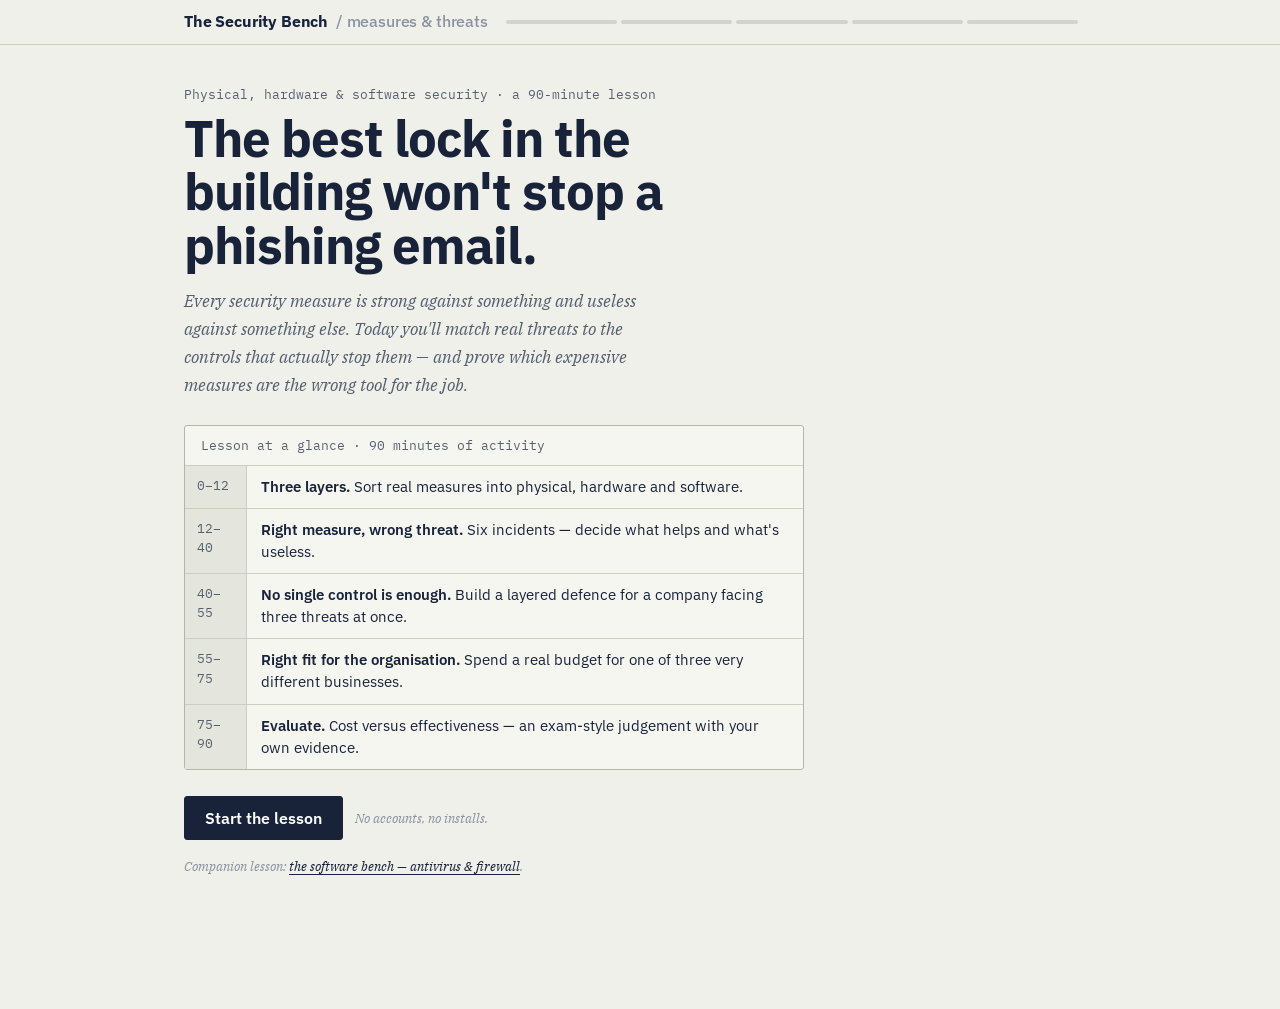
<file: measures.html>
<!DOCTYPE html>
<html lang="en">
<head>
<meta charset="utf-8">
<meta name="viewport" content="width=device-width, initial-scale=1, viewport-fit=cover">
<title>The Security Bench — Measures &amp; Threats</title>
<link rel="preconnect" href="https://fonts.googleapis.com">
<link rel="preconnect" href="https://fonts.gstatic.com" crossorigin>
<link href="https://fonts.googleapis.com/css2?family=IBM+Plex+Mono:wght@400;500;600&family=IBM+Plex+Sans:wght@400;500;600;700&family=IBM+Plex+Serif:ital,wght@0,400;0,500;1,400&display=swap" rel="stylesheet">
<style>
  :root{
    color-scheme: light;
    --paper:#EFF0EA; --bench:#E4E6DD; --panel:#F6F6F1;
    --ink:#18233A; --ink-soft:#55606F; --ink-faint:#8A93A0;
    --allow:#2F6B4F; --allow-wash:#E2ECE4;
    --block:#9E3B2A; --block-wash:#F0E1DC;
    --amber:#C8891C; --amber-wash:#F4E9CF;
    --rule:#CDCDC0; --rule-firm:#B4B6A8;
    --sans:"IBM Plex Sans",system-ui,-apple-system,"Segoe UI",sans-serif;
    --serif:"IBM Plex Serif",Georgia,"Times New Roman",serif;
    --mono:"IBM Plex Mono",ui-monospace,"SFMono-Regular",Menlo,monospace;
    --maxw:960px;
  }
  *{box-sizing:border-box}
  html{-webkit-text-size-adjust:100%; padding-top:env(safe-area-inset-top,0px); padding-bottom:env(safe-area-inset-bottom,0px)}
  body{margin:0; background:var(--paper); color:var(--ink); font-family:var(--sans); font-size:17px; line-height:1.5; -webkit-font-smoothing:antialiased}
  .wrap{max-width:var(--maxw); margin:0 auto; padding:0 24px}
  p{margin:0 0 1em}
  .teach{max-width:64ch}
  .teach p,.teach li,.lede{font-family:var(--serif); font-size:1.075rem; line-height:1.62; color:#20293d}
  .teach h3{margin:1.4em 0 .4em}
  .teach ul{margin:0 0 1em; padding-left:1.1em}
  .teach li{margin:.2em 0}
  mark{background:var(--amber-wash); color:inherit; padding:.02em .18em; border-radius:1px}
  code,.mono{font-family:var(--mono); font-size:.92em}

  header.bar{position:sticky; top:0; z-index:20; background:rgba(239,240,234,.9); backdrop-filter:saturate(1.1) blur(6px); border-bottom:1px solid var(--rule); padding-top:env(safe-area-inset-top,0px)}
  body::before{content:""; position:fixed; inset:0 0 auto; height:env(safe-area-inset-top,0px); background:var(--paper); z-index:30}
  .bar-inner{max-width:var(--maxw); margin:0 auto; padding:10px 24px; display:flex; align-items:center; gap:18px}
  .brand{font-weight:700; letter-spacing:-.01em; font-size:.98rem; white-space:nowrap}
  .brand span{color:var(--ink-faint); font-weight:500}
  .spine{display:flex; gap:4px; flex:1; min-width:0; overflow:hidden}
  .spine .seg{flex:1; height:4px; background:var(--rule-firm); border-radius:2px; opacity:.5}
  .spine .seg.on{opacity:1; background:var(--ink)}
  .stepno{font-family:var(--mono); font-size:.8rem; color:var(--ink-soft); white-space:nowrap}

  main{padding:40px 0 120px}
  .screen{display:none; animation:fade .32s ease both}
  .screen.active{display:block}
  @keyframes fade{from{opacity:0; transform:translateY(6px)} to{opacity:1; transform:none}}
  @media (prefers-reduced-motion:reduce){.screen{animation:none}}

  .kicker{font-family:var(--mono); font-size:.82rem; color:var(--ink-soft); margin-bottom:.5rem}
  .kicker b{color:var(--ink); font-weight:600}
  h1{font-size:clamp(2.1rem,5vw,3.2rem); line-height:1.04; letter-spacing:-.02em; font-weight:700; margin:.1em 0 .3em}
  h2{font-size:clamp(1.5rem,3.4vw,2.1rem); line-height:1.1; letter-spacing:-.015em; margin:.1em 0 .5em}
  h3{font-size:1.12rem; letter-spacing:-.01em; margin:0 0 .3em}

  .cover{min-height:min(60vh,520px); display:flex; flex-direction:column; justify-content:center}
  .cover h1{max-width:18ch}
  .cover .lede{max-width:54ch; color:var(--ink-soft); font-style:italic}

  .btn{font-family:var(--sans); font-weight:600; font-size:1rem; border:1px solid var(--ink); background:var(--ink); color:#fff; padding:11px 20px; border-radius:3px; cursor:pointer; transition:background .15s,transform .04s}
  .btn:hover{background:#0f1830}
  .btn:active{transform:translateY(1px)}
  .btn.ghost{background:transparent; color:var(--ink)}
  .btn.ghost:hover{background:#e3e4dc}
  .btn.small{padding:7px 13px; font-size:.9rem}
  .btn:disabled{opacity:.4; cursor:not-allowed}
  .btn:focus-visible,button:focus-visible,select:focus-visible,[tabindex]:focus-visible{outline:2.5px solid var(--amber); outline-offset:2px}
  .nav{display:flex; align-items:center; gap:12px; margin-top:40px; padding-top:22px; border-top:1px solid var(--rule)}
  .nav .spacer{flex:1}
  .link{background:none; border:none; color:var(--ink-soft); font-family:var(--sans); font-size:.92rem; cursor:pointer; text-decoration:underline; text-underline-offset:3px; padding:6px}
  .link:hover{color:var(--ink)}
  a{color:var(--ink); text-decoration:underline; text-underline-offset:3px}
  a:hover{color:var(--allow)}

  .panel{background:var(--panel); border:1px solid var(--rule-firm); border-radius:3px}
  .panel.inset{background:var(--bench)}
  .panel-h{padding:11px 16px; border-bottom:1px solid var(--rule); font-size:.82rem; color:var(--ink-soft); display:flex; justify-content:space-between; align-items:center}
  .panel-h .tag{font-family:var(--mono); font-size:.74rem; color:var(--ink-faint)}
  .panel-b{padding:16px}

  .stamp{display:inline-block; font-family:var(--sans); font-weight:700; font-size:.72rem; letter-spacing:.08em; text-transform:uppercase; padding:3px 9px; border:2px solid currentColor; border-radius:3px; transform:rotate(-1.5deg)}
  .stamp.good{color:var(--allow)} .stamp.bad{color:var(--block)} .stamp.neutral{color:var(--ink-faint)}

  .callout{border-left:3px solid var(--amber); background:var(--amber-wash); padding:13px 16px; border-radius:0 3px 3px 0; margin:20px 0; max-width:66ch}
  .callout .ch{font-weight:600; font-size:.88rem; margin-bottom:3px}
  .callout p{margin:0; font-family:var(--serif); font-size:.95rem; color:#3a3326}
  .note{font-size:.84rem; color:var(--ink-faint); font-family:var(--serif); font-style:italic}
  hr.soft{border:none; border-top:1px solid var(--rule); margin:26px 0}

  /* lesson-at-a-glance */
  .glance{border:1px solid var(--rule-firm); border-radius:3px; background:var(--panel); margin:26px 0; max-width:620px}
  .glance .gh{padding:10px 16px; border-bottom:1px solid var(--rule); font-size:.8rem; color:var(--ink-soft); font-family:var(--mono)}
  .grow{display:grid; grid-template-columns:62px 1fr; border-bottom:1px solid var(--rule)}
  .grow:last-child{border-bottom:none}
  .grow .gt{padding:10px 12px; font-family:var(--mono); font-size:.8rem; color:var(--ink-soft); border-right:1px solid var(--rule); background:var(--bench)}
  .grow .gd{padding:10px 14px; font-size:.92rem}
  .grow .gd b{font-weight:600}

  /* category classification */
  .assign{display:flex; flex-direction:column; gap:8px}
  .arow{border:1px solid var(--rule); border-left:3px solid var(--rule-firm); border-radius:2px; background:#fff; padding:10px 12px}
  .arow .top{display:flex; justify-content:space-between; align-items:center; gap:10px; flex-wrap:wrap}
  .arow .m{font-size:.92rem; font-weight:500}
  .abtns{display:flex; gap:5px; flex-wrap:wrap}
  .catb{font-family:var(--sans); font-size:.78rem; border:1px solid var(--rule-firm); background:#fff; border-radius:2px; padding:6px 10px; cursor:pointer; color:var(--ink)}
  .catb:hover{border-color:var(--ink)}
  .catb.sel{background:var(--ink); color:#fff; border-color:var(--ink)}
  .arow.correct{border-left-color:var(--allow)}
  .arow.incorrect{border-left-color:var(--block)}
  .arow .fb{display:none; font-size:.82rem; color:var(--ink-soft); font-family:var(--serif); margin-top:7px; padding-top:7px; border-top:1px dashed var(--rule)}
  .arow.graded .fb{display:block}

  /* threat candidate cards */
  .threatcard{border:1px solid var(--rule-firm); border-radius:3px; background:var(--panel); margin:16px 0}
  .threatcard .th{padding:13px 16px; border-bottom:1px solid var(--rule); display:flex; justify-content:space-between; gap:10px; align-items:baseline; flex-wrap:wrap}
  .threatcard .th h3{margin:0}
  .threatcard .th .cat{font-family:var(--mono); font-size:.74rem; color:var(--ink-faint)}
  .threatcard .tb{padding:14px 16px}
  .cand{border:1px solid var(--rule); border-left:3px solid var(--rule-firm); border-radius:2px; background:#fff; padding:10px 12px; margin-bottom:9px}
  .cand:last-child{margin-bottom:0}
  .cand .cname{font-weight:500; font-size:.92rem}
  .cand .cdesc{font-size:.82rem; color:var(--ink-soft); font-family:var(--serif); margin-top:2px}
  .cand-btns{display:flex; gap:6px; margin-top:9px}
  .hbtn{font-family:var(--sans); font-size:.82rem; border:1px solid var(--rule-firm); background:#fff; border-radius:2px; padding:6px 13px; cursor:pointer; color:var(--ink)}
  .hbtn:hover{border-color:var(--ink)}
  .hbtn.on-y{background:var(--allow-wash); border-color:var(--allow); color:var(--allow); font-weight:600}
  .hbtn.on-n{background:var(--block-wash); border-color:var(--block); color:var(--block); font-weight:600}
  .cand .verdict{display:none; margin-top:9px; padding-top:9px; border-top:1px dashed var(--rule); font-size:.84rem}
  .cand.revealed .verdict{display:block}
  .cand.right{border-left-color:var(--allow)}
  .cand.wrong{border-left-color:var(--block)}
  .outcome{font-weight:600; font-family:var(--mono); font-size:.76rem}
  .outcome.ok{color:var(--allow)} .outcome.no{color:var(--block)}
  .vwhy{color:var(--ink-soft); font-family:var(--serif); font-size:.92rem; margin-top:3px}

  .tally{font-family:var(--mono); font-size:.9rem; color:var(--ink-soft); margin:4px 0 0}
  .tally b{color:var(--ink)}

  /* measure checklist (layering + context) */
  .mlist{display:grid; grid-template-columns:1fr 1fr; gap:8px}
  @media(max-width:620px){.mlist{grid-template-columns:1fr}}
  .mtog{display:flex; align-items:flex-start; gap:9px; padding:9px 11px; border:1px solid var(--rule); border-radius:2px; background:#fff; cursor:pointer}
  .mtog:hover{border-color:var(--rule-firm)}
  .mtog input{margin-top:3px; accent-color:var(--ink); width:16px; height:16px; flex:none}
  .mtog .mn{font-size:.9rem}
  .mtog .mc{font-size:.76rem; color:var(--ink-faint); font-family:var(--mono)}
  .mtog.sel{background:var(--amber-wash); border-color:var(--amber)}

  .readout{display:grid; grid-template-columns:repeat(3,1fr); gap:1px; background:var(--rule); border:1px solid var(--rule-firm); border-radius:3px; overflow:hidden; margin:18px 0}
  @media(max-width:620px){.readout{grid-template-columns:1fr}}
  .metric{background:var(--panel); padding:13px 14px}
  .metric .n{font-family:var(--mono); font-size:1.4rem; font-weight:600; line-height:1}
  .metric .l{font-size:.76rem; color:var(--ink-soft); margin-top:5px}
  .metric.good .n{color:var(--allow)} .metric.bad .n{color:var(--block)}

  /* org picker + budget */
  .orgpick{display:grid; grid-template-columns:repeat(3,1fr); gap:12px; margin:14px 0}
  @media(max-width:700px){.orgpick{grid-template-columns:1fr}}
  .orgcard{border:1px solid var(--rule-firm); border-radius:3px; background:var(--panel); padding:14px; cursor:pointer}
  .orgcard:hover{background:#fff}
  .orgcard.sel{background:#fff; box-shadow:inset 0 0 0 2px var(--ink)}
  .orgcard h3{margin:0 0 4px}
  .orgcard p{margin:0; font-size:.84rem; color:var(--ink-soft); font-family:var(--serif)}
  .budget{display:flex; align-items:center; gap:14px; flex-wrap:wrap; margin:10px 0}
  .budget .fig{font-family:var(--mono); font-size:1.15rem; font-weight:600}
  .budget .fig.over{color:var(--block)}
  .bbar{flex:1; min-width:160px; height:10px; background:var(--bench); border:1px solid var(--rule-firm); border-radius:5px; overflow:hidden}
  .bbar > i{display:block; height:100%; width:0; background:var(--allow); transition:width .2s}
  .bbar.over > i{background:var(--block)}

  .check{border:1px solid var(--rule-firm); border-radius:3px; background:var(--panel); padding:16px 18px; margin:22px 0; max-width:64ch}
  .check .cq{font-weight:600; margin-bottom:11px}
  .opt{display:block; width:100%; text-align:left; border:1px solid var(--rule); background:#fff; border-radius:2px; padding:10px 13px; margin-bottom:8px; cursor:pointer; font-family:var(--sans); font-size:.95rem; color:var(--ink)}
  .opt:hover{border-color:var(--rule-firm)}
  .opt.correct{border-color:var(--allow); background:var(--allow-wash)}
  .opt.wrong{border-color:var(--block); background:var(--block-wash)}
  .opt:disabled{cursor:default}
  .cfx{font-size:.9rem; font-family:var(--serif); margin-top:6px; display:none}
  .cfx.show{display:block}
  .cfx.ok{color:var(--allow)} .cfx.no{color:var(--block)}

  textarea.copybox{width:100%; min-height:150px; font-family:var(--mono); font-size:.8rem; border:1px solid var(--rule-firm); border-radius:3px; padding:12px; background:#fff; color:var(--ink); resize:vertical; line-height:1.5}
  .examq{border:1px solid var(--ink); border-radius:3px; padding:18px 20px; margin:22px 0; background:var(--panel)}
  .examq .qtext{font-family:var(--serif); font-size:1.08rem; line-height:1.55}
  .scaffold{font-size:.9rem; color:var(--ink-soft)}
  .scaffold li{margin:.3em 0}
  .toasthint{font-size:.85rem; color:var(--ink-faint); font-family:var(--serif); font-style:italic; min-height:1.2em}

  /* diagram */
  .diagram{width:100%; height:auto; display:block; margin:10px 0; max-width:620px}
  .dgm-box{fill:#fff; stroke:var(--rule-firm); stroke-width:1.5}
  .dgm-ring{stroke:var(--ink); stroke-width:1.5; fill:none}
  .dgm-cap{font-family:var(--mono); font-size:11px; fill:var(--ink-soft)}
  .dgm-ink{fill:var(--ink); font-family:var(--sans); font-size:13px; font-weight:600}

  @media print{ header.bar{display:none} .nav{display:none} body{background:#fff} .screen{animation:none} }
</style>
</head>
<body>

<header class="bar">
  <div class="bar-inner">
    <div class="brand">The Security Bench <span>&nbsp;/&nbsp;measures &amp; threats</span></div>
    <div class="spine" id="spine" aria-hidden="true"></div>
    <div class="stepno" id="stepno"></div>
  </div>
</header>

<main>
<div class="wrap">

<!-- ========== COVER ========== -->
<section class="screen active cover" data-screen="cover">
  <div class="kicker">Physical, hardware &amp; software security &middot; a 90-minute lesson</div>
  <h1>The best lock in the building won't stop a phishing email.</h1>
  <p class="lede">Every security measure is strong against something and useless against something else. Today you'll match real threats to the controls that actually stop them — and prove which expensive measures are the wrong tool for the job.</p>

  <div class="glance">
    <div class="gh">Lesson at a glance &middot; 90 minutes of activity</div>
    <div class="grow"><div class="gt">0–12</div><div class="gd"><b>Three layers.</b> Sort real measures into physical, hardware and software.</div></div>
    <div class="grow"><div class="gt">12–40</div><div class="gd"><b>Right measure, wrong threat.</b> Six incidents — decide what helps and what's useless.</div></div>
    <div class="grow"><div class="gt">40–55</div><div class="gd"><b>No single control is enough.</b> Build a layered defence for a company facing three threats at once.</div></div>
    <div class="grow"><div class="gt">55–75</div><div class="gd"><b>Right fit for the organisation.</b> Spend a real budget for one of three very different businesses.</div></div>
    <div class="grow"><div class="gt">75–90</div><div class="gd"><b>Evaluate.</b> Cost versus effectiveness — an exam-style judgement with your own evidence.</div></div>
  </div>

  <div class="nav" style="border-top:none; padding-top:0; margin-top:8px">
    <button class="btn" onclick="go(1)">Start the lesson</button>
    <span class="note">No accounts, no installs.</span>
  </div>
  <p class="note" style="margin-top:16px">Companion lesson: <a href="index.html">the software bench — antivirus &amp; firewall</a>.</p>
</section>

<!-- ========== STAGE 1: THREE LAYERS ========== -->
<section class="screen" data-screen="layers">
  <div class="kicker"><b>Stage 1</b> &middot; the three layers</div>
  <h2>Where does protection sit?</h2>
  <div class="teach">
    <p>Organisations defend data in three overlapping layers. <strong>Physical</strong> controls protect the building and the people in it. <strong>Hardware</strong> controls protect the devices and the data on them. <strong>Software</strong> controls protect the systems and the network. Most real security needs all three, because an attacker only has to find the gap.</p>
  </div>

  <svg class="diagram" viewBox="0 0 620 150" role="img" aria-label="Three nested layers of defence: physical controls around the building, hardware controls around the devices, and software controls around the data.">
    <rect class="dgm-box" x="12" y="20" width="596" height="112" rx="4"/>
    <text class="dgm-cap" x="24" y="40">PHYSICAL — the building</text>
    <rect class="dgm-box" x="150" y="48" width="458" height="76" rx="3"/>
    <text class="dgm-cap" x="162" y="66">HARDWARE — the devices</text>
    <rect class="dgm-box" x="330" y="72" width="278" height="40" rx="2"/>
    <text class="dgm-ink" x="470" y="97" text-anchor="middle">the data</text>
  </svg>

  <div class="teach"><p>Sort each measure into the layer it mostly belongs to. Some genuinely straddle two — pick the best fit, and read why afterwards.</p></div>

  <div class="panel">
    <div class="panel-h">Where does each belong? <span class="tag" id="assign-count">0 of 8 placed</span></div>
    <div class="panel-b"><div class="assign" id="assign-list"></div>
      <div style="margin-top:14px; display:flex; gap:10px; align-items:center">
        <button class="btn" id="assign-check" disabled>Check my answers</button>
        <span class="toasthint" id="assign-hint"></span>
      </div>
    </div>
  </div>

  <div class="nav">
    <button class="link" onclick="go(0)">Back</button>
    <div class="spacer"></div>
    <button class="btn" id="layers-next" disabled onclick="go(2)">Next: match threats to measures</button>
  </div>
</section>

<!-- ========== STAGE 2: RIGHT MEASURE, WRONG THREAT ========== -->
<section class="screen" data-screen="threats">
  <div class="kicker"><b>Stage 2</b> &middot; right measure, wrong threat</div>
  <h2>Six incidents. What actually helps?</h2>
  <div class="teach">
    <p>For each incident, decide whether each measure would genuinely <strong>help</strong> against that specific threat, or whether it's the <strong>wrong tool</strong> — however good it is at its own job. Mark every option, then reveal the verdict. Watch for the expensive controls that do nothing here.</p>
  </div>

  <div id="threat-area"></div>

  <div class="panel inset" id="threat-score" style="display:none; margin-top:18px">
    <div class="panel-b"><p class="tally" id="threat-tally"></p></div>
  </div>

  <div class="nav">
    <button class="link" onclick="go(1)">Back</button>
    <div class="spacer"></div>
    <button class="btn" id="threats-next" disabled onclick="go(3)">Next: build a layered defence</button>
  </div>
</section>

<!-- ========== STAGE 3: LAYERING ========== -->
<section class="screen" data-screen="layering">
  <div class="kicker"><b>Stage 3</b> &middot; no single control is enough</div>
  <h2>One company, three threats at once</h2>
  <div class="teach">
    <p>A 30-person company is worried about three things this year: staff falling for <strong>phishing</strong>, a possible <strong>ransomware</strong> infection, and an <strong>out-of-hours break-in</strong> to steal equipment. No single measure covers all three. Choose a set that covers each threat at least once — and notice how a good answer spans all three layers.</p>
  </div>

  <div class="panel">
    <div class="panel-h">Choose your defences <span class="tag">tick what you'd put in place</span></div>
    <div class="panel-b">
      <div class="mlist" id="layer-list"></div>
      <div style="margin-top:14px"><button class="btn" id="layer-check">Check my coverage</button></div>
    </div>
  </div>

  <div class="readout" id="layer-read" style="display:none">
    <div class="metric" id="layer-m-ph"><div class="n">—</div><div class="l">Phishing</div></div>
    <div class="metric" id="layer-m-rw"><div class="n">—</div><div class="l">Ransomware</div></div>
    <div class="metric" id="layer-m-bi"><div class="n">—</div><div class="l">Break-in</div></div>
  </div>
  <div class="callout" id="layer-after" style="display:none"><div class="ch">What the coverage shows</div><p id="layer-after-txt"></p></div>

  <div class="nav">
    <button class="link" onclick="go(2)">Back</button>
    <div class="spacer"></div>
    <button class="btn" id="layering-next" disabled onclick="go(4)">Next: fit it to a real business</button>
  </div>
</section>

<!-- ========== STAGE 4: CONTEXT / RECOMMENDATION ========== -->
<section class="screen" data-screen="context">
  <div class="kicker"><b>Stage 4</b> &middot; right fit for the organisation</div>
  <h2>Same shop, different customers</h2>
  <div class="teach">
    <p>The right choice depends entirely on the organisation. Pick one, read what it has to protect and what it can spend, then assemble your recommendation. You're judged on whether you cover its real threats — not on how much you spend.</p>
  </div>

  <div class="orgpick" id="orgpick"></div>

  <div id="context-work" style="display:none">
    <div class="panel" style="margin-top:6px">
      <div class="panel-h"><span id="org-title"></span> <span class="tag" id="org-budget-tag"></span></div>
      <div class="panel-b">
        <div class="teach" style="margin-top:0"><p id="org-brief" style="margin-bottom:12px"></p></div>
        <div class="budget">
          <span class="fig" id="spend">£0</span>
          <div class="bbar" id="bbar"><i></i></div>
          <span class="note" id="budget-left"></span>
        </div>
        <div class="mlist" id="ctx-list" style="margin-top:10px"></div>
        <div style="margin-top:14px; display:flex; gap:10px; align-items:center">
          <button class="btn" id="ctx-check">Check my recommendation</button>
          <span class="toasthint" id="ctx-hint"></span>
        </div>
      </div>
    </div>
    <div class="callout" id="ctx-after" style="display:none"><div class="ch">How your recommendation holds up</div><p id="ctx-after-txt"></p></div>
  </div>

  <div class="nav">
    <button class="link" onclick="go(3)">Back</button>
    <div class="spacer"></div>
    <button class="btn" id="context-next" disabled onclick="go(5)">Finish: evaluate</button>
  </div>
</section>

<!-- ========== STAGE 5: EVALUATION ========== -->
<section class="screen" data-screen="eval">
  <div class="kicker">Evaluation &middot; cost versus effectiveness</div>
  <h2>So what's worth the money?</h2>
  <div class="teach">
    <p>You've now seen that the most expensive measure is worthless against the wrong threat, that no single control is enough, and that the right mix changes with the organisation. Use that to make a judgement.</p>
  </div>

  <div class="panel inset"><div class="panel-b"><p class="tally" id="eval-recap"></p></div></div>

  <div class="examq">
    <h3>Exam-style evaluation</h3>
    <p class="qtext">An organisation has a limited budget and wants to protect sensitive customer data. Evaluate the extent to which it should prioritise physical security measures over hardware and software measures. Refer to specific threats, compare the measures, and reach a justified recommendation.</p>
    <p class="scaffold" style="margin-top:12px">A strong answer will:</p>
    <ul class="scaffold">
      <li>show that each measure only counters certain threats, with examples from today's incidents;</li>
      <li>weigh cost against effectiveness — an expensive control that misses the real threat is poor value;</li>
      <li>argue for a layered mix across physical, hardware and software rather than one category;</li>
      <li>tie the recommendation to the organisation's actual data, threats and budget.</li>
    </ul>
  </div>

  <div class="teach"><h3>Your evidence, ready to quote</h3><p>Copy or save what you worked out, so your written judgement rests on your own findings.</p></div>
  <textarea class="copybox" id="evidence" readonly></textarea>
  <div style="margin-top:10px; display:flex; gap:10px; align-items:center; flex-wrap:wrap">
    <button class="btn small" id="copy-ev">Copy my evidence</button>
    <button class="btn small ghost" id="dl-ev">Download as .txt</button>
    <button class="btn small ghost" id="print-ev">Print this page</button>
    <span class="toasthint" id="copy-hint"></span>
  </div>

  <div class="nav">
    <button class="link" onclick="go(4)">Back</button>
    <div class="spacer"></div>
    <a class="link" href="index.html">Software bench lesson</a>
    <button class="btn ghost" onclick="go(0)">Back to the start</button>
  </div>
</section>

</div>
</main>

<script>
"use strict";
const SCREENS=["cover","layers","threats","layering","context","eval"];
const LABELS=["","Three layers","Threats","Layering","Context","Evaluate"];
let maxReached=0;
function go(i){
  if(i<0||i>=SCREENS.length)return;
  maxReached=Math.max(maxReached,i);
  document.querySelectorAll(".screen").forEach(s=>s.classList.remove("active"));
  document.querySelector('[data-screen="'+SCREENS[i]+'"]').classList.add("active");
  window.scrollTo({top:0});
  spine(i);
  if(SCREENS[i]==="eval") buildEvidence();
}
window.go=go;
function spine(i){
  const s=document.getElementById("spine"); s.innerHTML="";
  for(let k=1;k<SCREENS.length;k++){const d=document.createElement("div"); d.className="seg"+(k<=i?" on":""); s.appendChild(d);}
  document.getElementById("stepno").textContent=LABELS[i];
}

/* ---------- master measures ---------- */
const M={
  cctv:{n:"CCTV cameras",cat:"P",cost:3500},
  guard:{n:"Security guard",cat:"P",cost:9000},
  biometric:{n:"Biometric server-room door",cat:"P",cost:5500},
  cards:{n:"Access-card doors",cat:"P",cost:3000},
  alarm:{n:"Intruder alarm",cat:"P",cost:2000},
  rack:{n:"Lockable server rack",cat:"H",cost:1500},
  encrypt:{n:"Device encryption",cat:"H",cost:1200},
  antivirus:{n:"Antivirus / endpoint protection",cat:"S",cost:4000},
  firewall:{n:"Managed firewall",cat:"S",cost:5000},
  backup:{n:"Offline backups",cat:"S",cost:4000},
  mfa:{n:"Multi-factor login (MFA)",cat:"S",cost:1500},
  training:{n:"Staff security training",cat:"S",cost:2000},
  usb:{n:"USB / device control",cat:"S",cost:1800},
  accesslog:{n:"Access logging & monitoring",cat:"S",cost:2500}
};
const CATNAME={P:"Physical",H:"Hardware",S:"Software & admin"};
const money=n=>"£"+n.toLocaleString();

/* ---------- STAGE 1: classify ---------- */
const CLASSIFY=[
  {k:"cctv", why:"A physical control — it watches the building. (It records more than it prevents.)"},
  {k:"rack", why:"Hardware — a physical lock on the server equipment itself."},
  {k:"antivirus", why:"Software — it inspects files and activity on devices."},
  {k:"biometric", why:"Physical access control — it decides who may enter a room."},
  {k:"firewall", why:"Grouped with software here, though firewalls come as hardware or software; it controls network connections."},
  {k:"encrypt", why:"Hardware/software on the device — it protects the data stored on it."},
  {k:"training", why:"An administrative/software-layer control — it changes how people behave."},
  {k:"backup", why:"A software/hardware control — it keeps a recoverable copy of the data."}
];
let assigned={};
function buildAssign(){
  const c=document.getElementById("assign-list"); c.innerHTML="";
  CLASSIFY.forEach((item,i)=>{
    const row=document.createElement("div"); row.className="arow"; row.dataset.k=item.k;
    row.innerHTML='<div class="top"><span class="m">'+M[item.k].n+'</span><div class="abtns">'+
      ['P','H','S'].map(cat=>'<button class="catb" data-cat="'+cat+'">'+CATNAME[cat]+'</button>').join('')+
      '</div></div><div class="fb"></div>';
    row.querySelectorAll(".catb").forEach(b=>b.addEventListener("click",()=>{
      assigned[item.k]=b.dataset.cat;
      row.querySelectorAll(".catb").forEach(x=>x.classList.toggle("sel",x===b));
      const n=Object.keys(assigned).length;
      document.getElementById("assign-count").textContent=n+" of 8 placed";
      document.getElementById("assign-check").disabled = n<CLASSIFY.length;
    }));
    c.appendChild(row);
  });
}
document.addEventListener("DOMContentLoaded",()=>{
  spine(0);
  buildAssign();
  document.getElementById("assign-check").addEventListener("click",()=>{
    let correct=0;
    document.querySelectorAll("#assign-list .arow").forEach(row=>{
      const k=row.dataset.k, item=CLASSIFY.find(x=>x.k===k);
      const ok=assigned[k]===M[k].cat;
      row.classList.add("graded"); row.classList.toggle("correct",ok); row.classList.toggle("incorrect",!ok);
      if(ok)correct++;
      row.querySelector(".fb").innerHTML=(ok?'<span class="outcome ok">Correct</span> ':'<span class="outcome no">Best fit: '+CATNAME[M[k].cat]+'</span> ')+item.why;
    });
    document.getElementById("assign-hint").textContent=correct+" of "+CLASSIFY.length+" placed in the best layer.";
    document.getElementById("layers-next").disabled=false;
  });
  buildThreats();
  buildLayerList();
  buildOrgs();
  wireEval();
});

/* ---------- STAGE 2: threats ---------- */
const THREATS=[
  {t:"Ransomware encrypts the file server", tag:"software threat",
   cands:[
     {k:"antivirus",help:true,why:"Can detect and stop the malware before it runs."},
     {k:"backup",help:true,why:"An offline copy lets you recover without paying the ransom."},
     {k:"training",help:true,why:"Most ransomware starts with a staff member opening something they shouldn't."},
     {k:"cctv",help:false,why:"A camera can't touch code that's already running on the network."},
     {k:"biometric",help:false,why:"Controlling who enters the room does nothing to malware already inside."}
   ]},
  {t:"A stranger follows staff through the door and plugs in a USB", tag:"physical + insider",
   cands:[
     {k:"guard",help:true,why:"A guard challenges people without ID at the door."},
     {k:"training",help:true,why:"Staff who challenge tailgaters stop this before it starts."},
     {k:"usb",help:true,why:"Device control blocks or logs what the USB can do."},
     {k:"cctv",help:false,why:"It records the incident but doesn't prevent it — useful only afterwards."},
     {k:"firewall",help:false,why:"This isn't a network connection; the firewall never sees it."}
   ]},
  {t:"A laptop full of customer data is stolen from a café", tag:"device loss",
   cands:[
     {k:"encrypt",help:true,why:"Encryption keeps the data unreadable to whoever took it."},
     {k:"backup",help:true,why:"You still have the data even though the device is gone."},
     {k:"mfa",help:true,why:"The thief can't log into company systems with the laptop alone."},
     {k:"cctv",help:false,why:"Your office cameras can't see a café across town."},
     {k:"rack",help:false,why:"A server-room lock has nothing to do with a laptop out in the world."}
   ]},
  {t:"A phishing email tricks staff into typing their password into a fake site", tag:"social engineering",
   cands:[
     {k:"training",help:true,why:"Spotting the fake is the single most effective defence."},
     {k:"mfa",help:true,why:"The stolen password alone won't get the attacker in."},
     {k:"antivirus",help:false,why:"There's no malware to catch — it's a convincing web page."},
     {k:"firewall",help:false,why:"The connection looks like ordinary web traffic to the firewall."},
     {k:"biometric",help:false,why:"A door lock is irrelevant to a password typed online."}
   ]},
  {t:"Thieves break into the office at night to steal the servers", tag:"physical theft",
   cands:[
     {k:"alarm",help:true,why:"Detects the break-in and raises the alert out of hours."},
     {k:"rack",help:true,why:"A locked rack makes grabbing the servers much harder."},
     {k:"guard",help:true,why:"A person on site can deter and respond."},
     {k:"cctv",help:true,why:"Visible cameras deter, and footage identifies the culprits."},
     {k:"antivirus",help:false,why:"Software can't stop someone physically carrying hardware out."}
   ]},
  {t:"A trusted employee copies the customer database to a USB stick", tag:"the insider",
   cands:[
     {k:"accesslog",help:true,why:"Monitoring shows who accessed the data and when."},
     {k:"usb",help:true,why:"Device control blocks or restricts copying to removable drives."},
     {k:"biometric",help:false,why:"They're allowed in — the door opened for them legitimately."},
     {k:"firewall",help:false,why:"They're inside and authorised; the perimeter never gets a say."},
     {k:"guard",help:false,why:"A guard waves through someone who works there."}
   ]}
];
let threatMarks={}; // id -> {candIdx:'y'|'n'}
let threatRevealed={};
function buildThreats(){
  const area=document.getElementById("threat-area"); area.innerHTML="";
  THREATS.forEach((th,ti)=>{
    threatMarks[ti]={};
    const card=document.createElement("div"); card.className="threatcard";
    let cands=th.cands.map((cd,ci)=>
      '<div class="cand" data-ti="'+ti+'" data-ci="'+ci+'">'+
        '<div class="cname">'+M[cd.k].n+'</div>'+
        '<div class="cand-btns"><button class="hbtn" data-v="y">Helps</button>'+
        '<button class="hbtn" data-v="n">Wrong tool</button></div>'+
        '<div class="verdict"></div></div>').join("");
    card.innerHTML='<div class="th"><h3>'+(ti+1)+'. '+th.t+'</h3><span class="cat">'+th.tag+'</span></div>'+
      '<div class="tb">'+cands+
      '<div style="margin-top:12px; display:flex; gap:10px; align-items:center">'+
      '<button class="btn small" data-reveal="'+ti+'" disabled>Reveal verdicts</button>'+
      '<span class="toasthint" data-hint="'+ti+'"></span></div></div>';
    area.appendChild(card);
    card.querySelectorAll(".hbtn").forEach(b=>b.addEventListener("click",()=>{
      const cand=b.closest(".cand"), ci=cand.dataset.ci, v=b.dataset.v;
      threatMarks[ti][ci]=v;
      cand.querySelectorAll(".hbtn").forEach(x=>{x.classList.remove("on-y","on-n"); if(x===b)x.classList.add(v==="y"?"on-y":"on-n");});
      card.querySelector('[data-reveal="'+ti+'"]').disabled = Object.keys(threatMarks[ti]).length < th.cands.length;
    }));
    card.querySelector('[data-reveal="'+ti+'"]').addEventListener("click",()=>revealThreat(ti,card));
  });
}
function revealThreat(ti,card){
  const th=THREATS[ti]; let right=0;
  card.querySelectorAll(".cand").forEach(cand=>{
    const ci=cand.dataset.ci, cd=th.cands[ci];
    const mark=threatMarks[ti][ci];
    const correct=(mark==="y")===cd.help;
    cand.classList.add("revealed"); cand.classList.toggle("right",correct); cand.classList.toggle("wrong",!correct);
    const verdict = cd.help? '<span class="outcome ok">Helps</span>' : '<span class="outcome no">Wrong tool here</span>';
    cand.querySelector(".verdict").innerHTML=verdict+(correct?' &nbsp;<span class="note">your call was right</span>':' &nbsp;<span class="note">you said '+(mark==="y"?"helps":"wrong tool")+'</span>')+
      '<div class="vwhy">'+cd.why+'</div>';
    if(correct)right++;
  });
  threatRevealed[ti]=right;
  card.querySelector('[data-hint="'+ti+'"]').textContent=right+" of "+th.cands.length+" right.";
  const done=Object.keys(threatRevealed).length;
  if(done===THREATS.length){
    let tot=0,max=0; THREATS.forEach((t,i)=>{tot+=(threatRevealed[i]||0); max+=t.cands.length;});
    document.getElementById("threat-score").style.display="block";
    document.getElementById("threat-tally").innerHTML="Across all six incidents you judged <b>"+tot+" of "+max+"</b> measures correctly. The pattern to take away: a control's price tells you nothing about whether it fits the threat.";
    document.getElementById("threats-next").disabled=false;
  }
}

/* ---------- STAGE 3: layering ---------- */
const LAYER_POOL=["training","mfa","antivirus","backup","firewall","alarm","rack","guard","cctv","encrypt","usb","accesslog"];
const COVER={
  phishing:["training","mfa"],
  ransomware:["antivirus","backup","training"],
  breakin:["alarm","rack","guard","cctv"]
};
let layerSel=new Set();
function buildLayerList(){
  const c=document.getElementById("layer-list"); c.innerHTML="";
  LAYER_POOL.forEach(k=>{
    const lab=document.createElement("label"); lab.className="mtog";
    lab.innerHTML='<input type="checkbox"><span><span class="mn">'+M[k].n+'</span><br><span class="mc">'+CATNAME[M[k].cat]+'</span></span>';
    lab.querySelector("input").addEventListener("change",e=>{
      if(e.target.checked)layerSel.add(k); else layerSel.delete(k);
      lab.classList.toggle("sel",e.target.checked);
    });
    c.appendChild(lab);
  });
}
document.addEventListener("DOMContentLoaded",()=>{
  document.getElementById("layer-check").addEventListener("click",()=>{
    const res={}; let covered=0;
    for(const threat in COVER){
      const hit=COVER[threat].some(k=>layerSel.has(k));
      res[threat]=hit; if(hit)covered++;
    }
    const map={phishing:"layer-m-ph",ransomware:"layer-m-rw",breakin:"layer-m-bi"};
    for(const threat in map){
      const el=document.getElementById(map[threat]);
      el.classList.remove("good","bad"); el.classList.add(res[threat]?"good":"bad");
      el.querySelector(".n").textContent=res[threat]?"covered":"exposed";
    }
    document.getElementById("layer-read").style.display="grid";
    const after=document.getElementById("layer-after"), txt=document.getElementById("layer-after-txt");
    after.style.display="block";
    const cats=new Set([...layerSel].map(k=>M[k].cat));
    if(covered===3 && cats.size>=2)
      txt.textContent="All three threats covered, using more than one layer. That's the point: a single category can't do it — phishing is beaten by people and logins, ransomware by software and backups, a break-in by physical controls.";
    else if(covered===3)
      txt.textContent="All three covered — but look how narrow your set is. In a real year an attacker tries whichever door you left shut, so spreading across physical, hardware and software is safer than stacking one layer.";
    else
      txt.textContent="You've left "+(3-covered)+" threat(s) exposed. Each threat needs at least one measure that actually counters it — go back and find the gap.";
    document.getElementById("layering-next").disabled=false;
  });
});

/* ---------- STAGE 4: context ---------- */
const ORGS={
  gp:{title:"A GP surgery",budget:12000,
    brief:"Holds confidential patient records. Biggest worries: a ransomware attack locking the records, data stolen if a device goes missing, and unauthorised access to the records room. Small team, not very technical.",
    need:["backup","antivirus","encrypt","training","cards","mfa"],
    waste:["guard","biometric"],
    needWhy:"patient data must survive ransomware (backups, antivirus), stay unreadable if a device is lost (encryption), and be limited to the right staff (access cards, MFA), with people trained to handle it."},
  shop:{title:"An online shop (startup)",budget:12000,
    brief:"Takes customer orders and card details through its website. Biggest worries: web/network attacks, account takeover, and losing customer data. Works largely from laptops; no physical server room.",
    need:["firewall","mfa","antivirus","backup","encrypt","training"],
    waste:["guard","biometric","cards","alarm"],
    needWhy:"an internet-facing business needs network defence (firewall), protection against stolen logins (MFA), malware defence and recovery (antivirus, backups), and unreadable data on laptops (encryption). Physical building controls do little here."},
  school:{title:"A secondary school",budget:12000,
    brief:"Hundreds of student accounts and personal records, many non-expert users, and equipment that gets moved around and occasionally stolen. Biggest worries: untrained users, device theft, and data getting copied around.",
    need:["training","antivirus","backup","encrypt","cards","usb"],
    waste:["guard","biometric"],
    needWhy:"lots of inexperienced users make training and malware defence essential; movable kit needs encryption; records need controlled access and limits on copying data to USB."}
};
let ctxOrg=null, ctxSel=new Set();
function buildOrgs(){
  const c=document.getElementById("orgpick"); c.innerHTML="";
  for(const key in ORGS){
    const o=ORGS[key];
    const card=document.createElement("div"); card.className="orgcard"; card.dataset.key=key;
    card.innerHTML='<h3>'+o.title+'</h3><p>'+money(o.budget)+' to spend</p>';
    card.addEventListener("click",()=>selectOrg(key));
    c.appendChild(card);
  }
}
function selectOrg(key){
  ctxOrg=key; ctxSel=new Set();
  document.querySelectorAll(".orgcard").forEach(c=>c.classList.toggle("sel",c.dataset.key===key));
  const o=ORGS[key];
  document.getElementById("context-work").style.display="block";
  document.getElementById("org-title").textContent=o.title;
  document.getElementById("org-budget-tag").textContent=money(o.budget)+" budget";
  document.getElementById("org-brief").textContent=o.brief;
  document.getElementById("ctx-after").style.display="none";
  const c=document.getElementById("ctx-list"); c.innerHTML="";
  Object.keys(M).forEach(k=>{
    const lab=document.createElement("label"); lab.className="mtog";
    lab.innerHTML='<input type="checkbox"><span><span class="mn">'+M[k].n+'</span><br><span class="mc">'+CATNAME[M[k].cat]+' · '+money(M[k].cost)+'</span></span>';
    lab.querySelector("input").addEventListener("change",e=>{
      if(e.target.checked)ctxSel.add(k); else ctxSel.delete(k);
      lab.classList.toggle("sel",e.target.checked); updateBudget();
    });
    c.appendChild(lab);
  });
  updateBudget();
}
function spend(){ let s=0; ctxSel.forEach(k=>s+=M[k].cost); return s; }
function updateBudget(){
  if(!ctxOrg)return;
  const o=ORGS[ctxOrg], s=spend(), over=s>o.budget;
  document.getElementById("spend").textContent=money(s);
  document.getElementById("spend").classList.toggle("over",over);
  const bar=document.getElementById("bbar"); bar.classList.toggle("over",over);
  bar.querySelector("i").style.width=Math.min(100,s/o.budget*100)+"%";
  document.getElementById("budget-left").textContent = over? ("over by "+money(s-o.budget)) : (money(o.budget-s)+" left");
}
document.addEventListener("DOMContentLoaded",()=>{
  document.getElementById("ctx-check").addEventListener("click",()=>{
    if(!ctxOrg)return;
    const o=ORGS[ctxOrg], s=spend();
    const covered=o.need.filter(k=>ctxSel.has(k));
    const missed=o.need.filter(k=>!ctxSel.has(k));
    const wasted=[...ctxSel].filter(k=>o.waste.includes(k));
    const after=document.getElementById("ctx-after"), txt=document.getElementById("ctx-after-txt");
    after.style.display="block";
    let msg="";
    if(s>o.budget) msg+="You're "+money(s-o.budget)+" over budget — a recommendation has to be affordable. ";
    msg+="You covered "+covered.length+" of "+o.need.length+" of this organisation's key needs. ";
    if(missed.length) msg+="Still exposed: "+missed.map(k=>M[k].n.toLowerCase()).join(", ")+". ";
    if(wasted.length) msg+="Spent on controls that don't fit here: "+wasted.map(k=>M[k].n.toLowerCase()).join(", ")+". ";
    msg+="For this organisation, "+o.needWhy;
    txt.textContent=msg;
    document.getElementById("ctx-hint").textContent="Recommendation checked.";
    document.getElementById("context-next").disabled=false;
  });
});

/* ---------- STAGE 5: evidence ---------- */
function threatSummary(){
  let tot=0,max=0; THREATS.forEach((t,i)=>{tot+=(threatRevealed[i]||0); max+=t.cands.length;});
  return Object.keys(threatRevealed).length? (tot+" of "+max+" measure-judgements correct") : "not completed";
}
function buildEvidence(){
  let recap="Right measure, wrong threat: "+threatSummary()+". ";
  if(ctxOrg){ const o=ORGS[ctxOrg]; const cov=o.need.filter(k=>ctxSel.has(k)).length;
    recap+="Recommendation for "+o.title.toLowerCase()+": "+money(spend())+" of "+money(o.budget)+" spent, covering "+cov+" of "+o.need.length+" key needs.";
  } else recap+="Context recommendation: not completed.";
  document.getElementById("eval-recap").innerHTML=recap;

  let lines="SECURITY MEASURES — STUDENT EVIDENCE\n\n";
  lines+="RIGHT MEASURE, WRONG THREAT\n";
  THREATS.forEach((t,i)=>{
    const help=t.cands.filter(c=>c.help).map(c=>M[c.k].n).join(", ");
    const useless=t.cands.filter(c=>!c.help).map(c=>M[c.k].n).join(", ");
    lines+=(i+1)+". "+t.t+"\n   Helps: "+help+"\n   Wrong tool: "+useless+"\n";
  });
  lines+="   My score: "+threatSummary()+"\n\n";
  lines+="LAYERING (phishing + ransomware + break-in)\n";
  lines+="   Chosen: "+([...layerSel].map(k=>M[k].n).join(", ")||"none")+"\n";
  lines+="   Point: no single category covers all three; a good answer spans physical, hardware and software.\n\n";
  if(ctxOrg){ const o=ORGS[ctxOrg];
    lines+="RECOMMENDATION — "+o.title+" ("+money(o.budget)+")\n";
    lines+="   Chosen: "+([...ctxSel].map(k=>M[k].n+" ("+money(M[k].cost)+")").join(", ")||"none")+"\n";
    lines+="   Total: "+money(spend())+"\n";
    lines+="   Key needs covered: "+o.need.filter(k=>ctxSel.has(k)).length+" of "+o.need.length+"\n\n";
  }
  lines+="JUDGEMENT (cost vs effectiveness)\n";
  lines+="Each measure only counters certain threats, so the most expensive control is poor value against the wrong threat. No single layer is enough; the right answer is a mix of physical, hardware and software chosen to fit the organisation's actual data, threats and budget.";
  document.getElementById("evidence").value=lines;
}
function wireEval(){
  document.getElementById("copy-ev").addEventListener("click",()=>{
    const ta=document.getElementById("evidence"); ta.select(); let ok=false;
    try{ if(navigator.clipboard){navigator.clipboard.writeText(ta.value); ok=true;} }catch(e){}
    if(!ok){ try{document.execCommand("copy"); ok=true;}catch(e){} }
    document.getElementById("copy-hint").textContent=ok?"Copied. Paste it into your written answer.":"Select the text above and copy it.";
  });
  document.getElementById("dl-ev").addEventListener("click",()=>{
    let ok=false;
    try{ const a=document.createElement("a"); a.href=URL.createObjectURL(new Blob([document.getElementById("evidence").value],{type:"text/plain"}));
      a.download="security-measures-evidence.txt"; a.click(); setTimeout(()=>URL.revokeObjectURL(a.href),600); ok=true; }catch(e){}
    document.getElementById("copy-hint").textContent=ok?"Saved security-measures-evidence.txt to your downloads.":"Couldn't save here — use copy instead.";
  });
  document.getElementById("print-ev").addEventListener("click",()=>window.print());
}
</script>
</body>
</html>
</file>
<file: assets/rework.css>
/* Security Bench: plain instructional workbench, not a product landing page. */
:root{--paper:#f2f4f1;--bench:#e9eeea;--panel:#fff;--ink:#20302d;--ink-soft:#476158;--ink-faint:#60746c;--rule:#b8c8be;--rule-firm:#879d90;--allow:#1e6348;--allow-wash:#e1f0e7;--block:#aa433a;--block-wash:#fbeae5;--amber:#996421;--amber-wash:#f4ead6;--sans:"IBM Plex Sans",system-ui,Arial,sans-serif;--mono:"IBM Plex Mono",Consolas,monospace;--maxw:1200px}
html{scroll-behavior:auto}
body{font-family:var(--sans);font-size:16px;line-height:1.52}
.wrap{padding:0 clamp(15px,3vw,38px)}
header.bar{background:#e7ebe7;backdrop-filter:none;border-bottom:2px solid #1d4034}
.bar-inner{padding:13px clamp(15px,3vw,38px)}
.brand{font-size:14px;letter-spacing:0}
.brand span{color:#566c5f}
.stepno{color:#365e4c}
.spine .seg{border-radius:0;height:5px}
main{padding:26px 0 80px}
h1{font-size:clamp(29px,3.8vw,45px);line-height:1.12;letter-spacing:-.028em}
h2{font-size:clamp(25px,2.8vw,34px);line-height:1.2;letter-spacing:-.02em}
h3{font-size:19px;letter-spacing:0}
.lede,.teach p,.teach li{font-family:var(--sans);font-size:1rem;line-height:1.58;color:#2b3e35}
.teach{max-width:76ch}
.kicker{font-family:var(--sans);font-size:13px;color:var(--ink-soft);font-weight:600;letter-spacing:0}
.cover{min-height:0;display:grid;grid-template-columns:minmax(0,1fr) minmax(320px,.95fr);grid-template-rows:auto auto auto;column-gap:50px;align-content:center;align-items:center;padding:65px 0}
.cover .kicker{grid-column:1;align-self:end}
.cover h1{grid-column:1}
.cover .lede{grid-column:1}
.cover .demo{grid-column:2;grid-row:1 / span 4;margin:0;max-width:none;align-self:center;box-shadow:none}
.cover .nav{grid-column:1;margin-top:20px}
.cover h1{max-width:22ch}
.cover .lede{font-style:normal;color:#415951}
.demo,.panel,.readout,.check,.fieldcards .fcard,.file,.opt,.btn,select,.iconbtn,.rrow,.pkt,.examq,textarea.copybox{border-radius:0}
.demo-cell{padding:20px}
.demo-gate svg{color:var(--allow)}
.demo-foot{align-items:flex-start;gap:8px}
.stamp{transform:none;letter-spacing:0;border-width:1px;font-family:var(--sans);font-weight:700}
.stamp.threat{background:var(--block-wash)}
.stamp.clean,.stamp.allow{background:var(--allow-wash)}
.panel{background:var(--panel);border:1px solid #a6b7aa}
.panel-h{background:#e9efea;color:#344c3e;font-size:13px;font-weight:650;letter-spacing:0}
.panel-h .tag{color:#688073;font-weight:400}
.panel-b{padding:17px}
.file{border-radius:0;border-left:4px solid var(--rule-firm)}
.spec-list{gap:8px}
.file .fname{font-size:14px}
.file .props{gap:6px}
.prop{border-radius:0;font-size:12px;background:#eef3ee;color:#334b3e}
.prop.sig{background:#fff9e9;color:#674f24}
.vreason{font-family:var(--sans);font-size:13px;color:#435c50}
.callout{border-radius:0}
.callout p,.note,.ctl .hint,.fcard .desc,.cfx,.default-rule{font-family:var(--sans);font-style:normal}
.bench{gap:16px}
.check{padding:16px;border-left:4px solid var(--allow)}
.btn{border-radius:0;font-size:14px;transition:background .12s;box-shadow:none}
.btn:active{transform:none}
.btn.ghost:hover{background:#e6eee8}
.nav{margin-top:29px;padding-top:16px}
.opt{border-radius:0}
.rrow{grid-template-columns:33px minmax(0,1fr) auto}
.rrow .rtxt{overflow-wrap:anywhere}
.rrow .rtxt .mono{font-size:12px}
.rulebuilder{align-items:end}
.mini-field{display:flex;flex-direction:column;gap:5px;min-width:130px;color:var(--ink-soft);font-size:12px;font-weight:600}
.mini-field select{max-width:180px;font-size:13px}
.rulebuilder>select{align-self:end}
.student-note{margin:22px 0;padding:16px 18px;border:1px solid #a6b8aa;border-left:4px solid var(--allow);background:#f9fbf8;max-width:850px}
.student-note label{font-weight:700;display:block;margin-bottom:4px}
.student-note textarea{background:#fff;border:1px solid #9dac9d;border-radius:0;display:block;width:100%;font:15px/1.5 var(--sans);padding:10px;min-height:98px;resize:vertical}
.student-note textarea:focus{outline:3px solid #deb86d;outline-offset:1px}
.activity-hint{font-size:13px;color:#536c5e;margin-bottom:10px}
.save-label{display:block;font-size:11px;color:#648173;margin-top:6px}
.policy-comparison,.packet-primer,.worked-rule{max-width:960px;margin:22px 0;padding:17px 19px;background:#e8efe9;border:1px solid #b0c4b6}
.policy-comparison h3,.worked-rule h3,.packet-primer h3{margin:0 0 9px}
.policy-comparison p:last-child,.worked-rule p:last-child{margin-bottom:0}
.compare-table{width:100%;border-collapse:collapse;margin:12px 0;text-align:left;font-size:13px;background:#fff}
.compare-table th,.compare-table td{border-bottom:1px solid #ccd9ce;padding:10px;vertical-align:top}
.compare-table th{font-weight:700;background:#f2f6f2}
.compare-table td button{background:#fff;border:1px solid #9eae9f;padding:7px 10px;text-align:left}
.compare-table td button:hover{background:#e5f1e7}
.packet-explanation{padding:9px 12px;background:#fff;border-left:3px solid var(--allow);font-size:14px}
.case-question,.prediction{max-width:820px;margin:19px 0;padding:16px;border:1px solid #afbfb1;background:#fff}
.case-question strong{display:block;margin-bottom:12px;font-size:15px}
.case-options{display:flex;flex-direction:column;align-items:stretch;gap:7px}
.case-options button{background:#fff;border:1px solid #adbcb0;text-align:left;padding:10px;font-size:14px}
.case-options button:hover,.case-options button.picked{background:#e5f0e8;border-color:#3c7655}
.case-feedback{margin:10px 0 0;color:#5c6d5e;font-size:14px}
.case-feedback.fail{color:var(--block)}
.case-feedback.pass{color:var(--allow)}
.prediction legend{font-weight:700;padding:0 7px}
.prediction label{display:block;margin:7px 0;font-size:14px}
.prediction label input{accent-color:var(--allow)}
.prediction-feedback{font-size:14px;color:var(--ink-soft);margin:12px 0 0;font-weight:600}
.rulebuilder{gap:8px}
.readout{border-radius:0}
.metric{min-width:120px}
.examq{max-width:850px;border-width:2px}
.examq .qtext{font-family:var(--sans)}
@media(max-width:830px){.cover{display:block;padding:30px 0}.cover .demo{margin:22px 0}.cover h1{max-width:20ch}}
@media(max-width:620px){.mini-field{min-width:calc(50% - 5px);flex:1}.mini-field select{max-width:100%}.rulebuilder{gap:9px}.panel-b{padding:13px}.compare-table{font-size:12px}.compare-table th,.compare-table td{padding:7px 5px}.cover .demo{max-width:100%}.nav{gap:8px}.nav .btn{font-size:13px}.wrap{padding:0 14px}}
@media print{.student-note{break-inside:avoid}.student-note textarea{height:auto!important;min-height:100px}.cover{display:none!important}}
</file>
